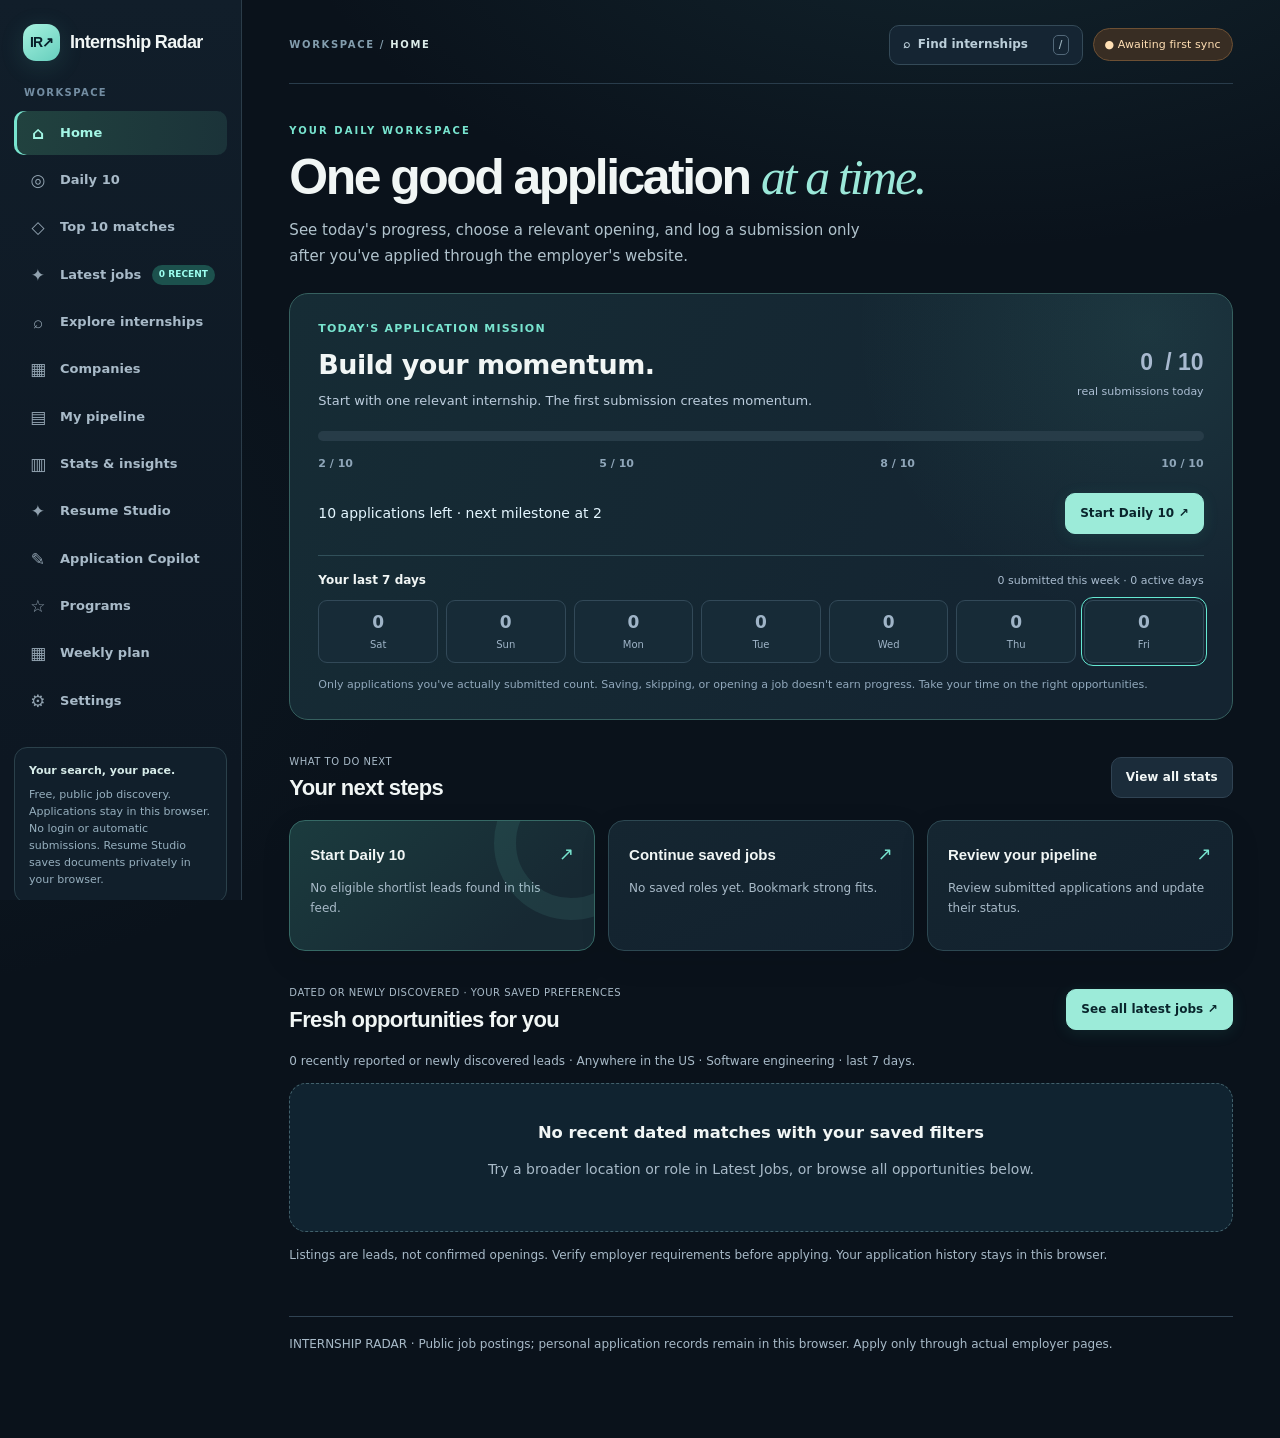
<file: site/index.html>
<!doctype html>
<html lang="en"><head>
<meta charset="utf-8"><meta name="viewport" content="width=device-width, initial-scale=1">
<meta name="referrer" content="strict-origin-when-cross-origin">
<meta http-equiv="Content-Security-Policy" content="default-src 'none'; script-src 'self' 'unsafe-inline'; style-src 'self' 'unsafe-inline'; img-src 'none'; connect-src 'self'; font-src 'none'; object-src 'none'; base-uri 'none'; form-action 'none'">
<title>Internship Radar — Find your next opportunity</title>
<script src="jobs.js"></script>
<script src="progress.js"></script>
<script src="insights.js"></script>
<script src="outcome-intelligence.js"></script>
<script src="daily-queue.js"></script>
<script src="job-intelligence.js"></script>
<style>
:root{color-scheme:dark;--bg:#090f1e;--surface:#111c30;--raised:#18263d;--border:#2a3850;--text:#f0f5ff;--muted:#9babc1;--teal:#53e2cb;--accent:#7e9dff;--orange:#ffb46a}
*{box-sizing:border-box}body{margin:0;background:var(--bg);color:var(--text);font:15px/1.5 system-ui,-apple-system,BlinkMacSystemFont,"Segoe UI",sans-serif}button,input,select{font:inherit}button{cursor:pointer}a{color:inherit}.shell{display:grid;grid-template-columns:235px minmax(0,1fr);min-height:100vh}.sidebar{background:#0e192b;border-right:1px solid var(--border);padding:27px 17px;display:flex;flex-direction:column;gap:28px;position:sticky;top:0;height:100vh}.brand{display:flex;align-items:center;gap:10px;font-size:19px;font-weight:850;letter-spacing:-.8px}.logo{background:var(--teal);color:#061522;display:grid;place-items:center;width:37px;height:37px;border-radius:11px;font-size:18px}.sublabel{color:var(--muted);font-size:10px;letter-spacing:1.8px;text-transform:uppercase;font-weight:800;margin:0 10px 10px}.nav{display:grid;gap:5px}.nav button{width:100%;border:0;background:transparent;color:var(--muted);text-align:left;border-radius:11px;padding:12px;display:flex;gap:10px;align-items:center}.nav button.active,.nav button:hover{background:#1d324a;color:var(--teal)}.nav .ico{font-size:16px;width:24px;text-align:center}.nav .resume-nav{display:flex;gap:10px;align-items:center;text-decoration:none;color:var(--muted);border-radius:11px;padding:12px;width:100%;font-size:15px}.nav .resume-nav:hover{background:#1d324a;color:var(--teal)}.aside-note{margin-top:auto;border:1px solid var(--border);border-radius:13px;padding:14px;background:var(--surface);color:var(--muted);font-size:12px}.aside-note strong{display:block;color:#c8d8ff;margin-bottom:7px}.main{max-width:1420px;width:100%;padding:27px clamp(18px,3.5vw,56px) 80px;margin:0 auto}.topbar{display:flex;justify-content:space-between;align-items:center;gap:10px;border-bottom:1px solid var(--border);padding-bottom:20px;margin-bottom:34px}.crumb{font-size:11px;font-weight:850;letter-spacing:1.6px;color:var(--muted)}.crumb b{color:var(--teal)}.status{border:1px solid #315445;background:#183227;color:#b3f5cf;font-size:12px;padding:7px 11px;border-radius:30px}.status.warn{background:#352b1e;color:#ffd9a8;border-color:#6d5034}.intro .eyebrow{color:var(--teal);font-size:12px;font-weight:850;letter-spacing:1.8px}.intro h1{font-size:clamp(32px,5vw,54px);letter-spacing:-2px;line-height:1.08;margin:12px 0}.intro h1 span{color:var(--teal)}.intro p{font-size:16px;max-width:650px;color:var(--muted);margin:0 0 24px}.hero{background:linear-gradient(115deg,#183553,#172943 65%,#182440);border:1px solid #375572;padding:24px;border-radius:18px;display:flex;align-items:center;justify-content:space-between;gap:20px;margin:0 0 22px}.hero h2{margin:5px 0 7px;font-size:22px;letter-spacing:-.5px}.hero p{color:#bdc9da;margin:0;max-width:650px}.hero small{color:var(--teal);letter-spacing:1.2px;font-weight:800}.btn{border:1px solid var(--border);border-radius:9px;padding:10px 14px;background:var(--raised);color:var(--text);font-weight:700}.btn:hover{border-color:var(--teal)}.btn-primary{background:var(--teal);border-color:var(--teal);color:#071f27}.btn-danger{border-color:#794d5c;color:#ffb6be}.metrics{display:grid;grid-template-columns:repeat(4,minmax(0,1fr));gap:13px;margin:22px 0 32px}.metric{background:var(--surface);border:1px solid var(--border);border-radius:14px;padding:18px}.metric small{color:var(--muted);font-size:12px}.metric strong{display:block;font-size:29px;letter-spacing:-1px;margin:5px 0}.metric .hint{color:var(--muted);font-size:11px}.section-bar{display:flex;align-items:center;justify-content:space-between;gap:12px;margin:30px 0 17px}.section-bar h2{font-size:24px;letter-spacing:-.7px;margin:0}.section-bar small{color:var(--muted)}.filters{display:grid;grid-template-columns:2fr 1fr 1fr;gap:10px;margin-bottom:18px}input,select{border:1px solid var(--border);border-radius:10px;background:#111e33;color:var(--text);padding:11px 13px;width:100%;outline:none;min-width:0}input:focus,select:focus{border-color:var(--teal);box-shadow:0 0 0 2px #53e2cb22}input::placeholder{color:#8392a9}.jobs{display:grid;gap:11px}.job{background:var(--surface);border:1px solid var(--border);padding:21px;border-radius:15px}.job:hover{border-color:#4d607c}.job-head{display:flex;align-items:start;justify-content:space-between;gap:10px}.job h3{margin:0 0 4px;font-size:18px}.job .company{font-size:13px;color:#b6c5d6}.score{white-space:nowrap;border-radius:30px;background:#173c3b;border:1px solid #32665d;color:var(--teal);padding:5px 10px;font-size:12px;font-weight:800}.desc{font-size:13px;color:var(--muted);margin:12px 0;line-height:1.65}.tags{display:flex;flex-wrap:wrap;gap:6px;margin-bottom:14px}.tag{border:1px solid #344960;color:#b5d9e4;background:#162a40;border-radius:6px;padding:3px 8px;font-size:11px}.tag.warn{color:#ffcc91;border-color:#705139}.actions{display:flex;gap:7px;flex-wrap:wrap}.actions .btn{font-size:12px;padding:8px 11px}.empty{border:1px dashed #496079;background:#0e1b2d;border-radius:15px;padding:36px;text-align:center;color:var(--muted)}.empty h3{margin:0 0 8px;color:var(--text)}.view{display:none}.view.active{display:block}.panel{background:var(--surface);border:1px solid var(--border);border-radius:14px;padding:20px;margin-bottom:14px}.panel h3{margin:0 0 9px}.panel p,.muted{color:var(--muted)}.panel p{margin:5px 0 14px}.panel-row{display:flex;justify-content:space-between;align-items:center;gap:12px;padding:14px 0;border-bottom:1px solid var(--border)}.panel-row:last-child{border-bottom:0}.panel-row small{display:block;color:var(--muted);margin-top:4px}.panel-row select{max-width:180px}.manual{display:grid;grid-template-columns:1fr 1.5fr 1.5fr 170px auto;gap:8px;margin-top:14px}.manual-date{display:grid;gap:4px;font-size:11px;color:var(--muted)}.manual-date input{padding:7px 8px;font-size:12px}.programs{display:grid;grid-template-columns:repeat(2,minmax(0,1fr));gap:12px}.program small{color:var(--teal);font-weight:800;letter-spacing:1px}.program a{display:inline-block;margin-top:8px;color:var(--teal);font-weight:750}.plan{display:grid;grid-template-columns:repeat(2,minmax(0,1fr));gap:12px}.settings-grid{display:grid;grid-template-columns:repeat(2,minmax(0,1fr));gap:12px}.companies-list{display:grid;grid-template-columns:repeat(2,minmax(0,1fr));gap:10px}.company-row{width:100%;display:flex;align-items:center;justify-content:space-between;gap:10px;text-align:left;border:1px solid var(--border);border-radius:12px;background:var(--surface);color:var(--text);padding:14px;min-height:67px}.company-row:hover,.company-row:focus-visible{border-color:var(--teal);outline:0}.company-meta{font-size:12px;color:var(--muted)}.settings-grid .panel{margin:0}.setup-info{border:1px solid #55503b;color:#e8d6aa;background:#2a271c;border-radius:12px;padding:13px;font-size:12px;margin:12px 0}.field{display:flex;gap:8px;align-items:center}.field input{max-width:100px}.footer{border-top:1px solid var(--border);color:var(--muted);margin-top:35px;padding-top:18px;font-size:12px}.toast{position:fixed;bottom:22px;right:22px;padding:13px 18px;background:#1c433d;border:1px solid #3e8c7d;border-radius:10px;color:#d5fff3;box-shadow:0 15px 35px #0005;display:none;z-index:99}.toast.show{display:block}
@media(max-width:950px){.shell{grid-template-columns:1fr}.sidebar{position:static;height:auto;padding:16px;gap:12px}.nav{display:flex;gap:5px;overflow:auto}.nav button{white-space:nowrap;font-size:12px}.sublabel,.aside-note{display:none}.brand{font-size:17px}.main{padding:22px 17px 50px}.metrics{grid-template-columns:repeat(2,minmax(0,1fr))}}
@media(max-width:650px){.hero{align-items:start;flex-direction:column}.filters{grid-template-columns:1fr}.programs,.plan,.settings-grid,.companies-list{grid-template-columns:1fr}.manual{grid-template-columns:1fr}.panel-row{align-items:start;flex-direction:column}.panel-row select{max-width:100%}.job-head{flex-direction:column}.topbar{flex-wrap:wrap}.metrics{gap:8px}.metric{padding:12px}.metric strong{font-size:22px}}
.filter-extra{display:grid;grid-template-columns:repeat(3,minmax(0,1fr));gap:10px;margin:0 0 18px}
@media(max-width:650px){.filter-extra{grid-template-columns:1fr}}
/* Lightweight freshness surface, matching the existing dark palette */
.new-count{margin-left:auto;background:#1c514d;border-radius:999px;color:#9dfff0;font-size:9px;padding:3px 7px;font-weight:850}
.latest-hero{display:flex;align-items:center;justify-content:space-between;gap:24px;background:linear-gradient(116deg,#193d48,#17293f);border:1px solid #305a5f;border-radius:18px;padding:24px 27px;margin:24px 0}
.latest-hero h2{font-size:23px;letter-spacing:-.6px;margin:7px 0 5px}.latest-hero p{color:var(--muted);font-size:13px;margin:0}.latest-eyebrow{color:var(--teal);font-size:10px;font-weight:800;letter-spacing:1.3px}
.latest-stat{text-align:center;flex:none}.latest-stat strong{font-size:37px;color:var(--teal);display:block;line-height:1}.latest-stat small{color:#9fb4c5;font-size:11px}
.latest-controls{display:grid;grid-template-columns:1.2fr 1fr .7fr 1fr;gap:12px;margin:21px 0 13px}
.latest-controls label{font-size:11px;color:#a5b5c6;font-weight:700;display:grid;gap:7px}
.latest-controls select,.latest-controls input{font-size:13px;background:#142339;border-color:#34485b}
.latest-guide{display:flex;flex-wrap:wrap;align-items:center;gap:15px;color:#a9bacc;font-size:11px;margin-bottom:15px}
.latest-guide .btn{padding:6px 11px;font-size:11px;margin-left:auto}
.latest-dot{display:inline-block;background:#58d9bb;border-radius:50%;width:7px;height:7px;margin-right:5px}.latest-dot.subtle{background:#819bd0}
.job .fresh-tag{background:#163e37;border-color:#367969;color:#99f2dc}
@media(max-width:1050px){.latest-controls{grid-template-columns:repeat(2,minmax(0,1fr))}}
@media(max-width:650px){.latest-controls{grid-template-columns:1fr}.latest-hero{padding:19px}.latest-hero h2{font-size:19px}}

/* Daily mission: earned from recorded submissions, never from clicks. */
.momentum-panel{border:1px solid #33616c;border-radius:18px;background:linear-gradient(125deg,#122a38,#132039 78%);padding:24px;margin:0 0 22px;overflow:hidden}
.momentum-head{display:flex;justify-content:space-between;gap:20px;align-items:center}
.momentum-kicker{color:var(--teal);font-size:11px;font-weight:850;letter-spacing:1.5px}
.momentum-panel h2{font-size:26px;letter-spacing:-.6px;margin:7px 0 5px}
.momentum-panel p{color:#bccddd;margin:0;font-size:13px}
.momentum-counter{text-align:right;flex:none}
.momentum-counter strong{display:block;color:var(--teal);font-size:40px;line-height:1.12;font-variant-numeric:tabular-nums}
.momentum-counter strong span{font-size:23px;color:#a8b9cf}
.momentum-counter small{font-size:11px;color:#acbed3}
.momentum-track{margin:20px 0 13px;height:13px;border-radius:999px;background:#2c3f55;overflow:hidden}
.momentum-fill{height:100%;width:0;border-radius:999px;background:linear-gradient(90deg,#39b9c9,#53e2cb);transition:width .45s ease}
.momentum-milestones{display:flex;flex-wrap:wrap;justify-content:space-between;gap:8px}
.momentum-milestone{font-size:11px;color:#8fa6b9;font-weight:700}
.momentum-milestone.done{color:#84f1d8}
.momentum-bottom{display:flex;justify-content:space-between;gap:14px;align-items:center;margin:21px 0}
.momentum-bottom p{font-size:14px;color:#e4f6ff}
.momentum-week-wrap{border-top:1px solid #34455b;padding-top:15px}
.momentum-week-head{display:flex;justify-content:space-between;gap:12px;align-items:center;margin-bottom:10px}
.momentum-week-head b{font-size:12px}.momentum-week-head span{font-size:11px;color:#aabdd0}
.momentum-week{display:grid;grid-template-columns:repeat(7,minmax(0,1fr));gap:8px}
.momentum-day{border-radius:9px;background:#1d3245;text-align:center;padding:8px 3px;color:#9fb4c7;border:1px solid #2c4556;font-size:12px}
.momentum-day.active{background:#173f44;border-color:#368779;color:#c6fff1}
.momentum-day.today{outline:1px solid #65e8d2;outline-offset:2px}
.momentum-day b{display:block;font-size:17px;font-variant-numeric:tabular-nums}
.momentum-day small{font-size:10px;color:inherit}
.momentum-panel .momentum-note{font-size:11px;color:#91a8bc;margin-top:13px}
.momentum-panel.celebrate{animation:momentum-glow .75s ease-out}
@keyframes momentum-glow{0%{box-shadow:0 0 0 0 #53e2cb55}55%{box-shadow:0 0 0 7px #53e2cb33}100%{box-shadow:none}}
@media(max-width:650px){.momentum-panel{padding:18px}.momentum-head{align-items:start}.momentum-panel h2{font-size:21px}.momentum-counter strong{font-size:29px}.momentum-counter strong span{font-size:17px}.momentum-bottom{align-items:stretch;flex-direction:column}.momentum-bottom .btn{width:100%}.momentum-week{gap:4px}.momentum-day{padding:7px 1px}}
@media(prefers-reduced-motion:reduce){.momentum-fill{transition:none}.momentum-panel.celebrate{animation:none}}

/* Insights: genuinely interactive, generated from browser-local history. */
.insights-toolbar{display:flex;align-items:center;justify-content:space-between;gap:15px;flex-wrap:wrap;margin:0 0 18px}
.insights-toolbar label{display:flex;align-items:center;gap:12px;color:var(--muted);font-size:13px}
.insights-toolbar select{width:170px}
.insights-toolbar p{margin:0;color:var(--muted);font-size:12px}
.insights-metrics{display:grid;grid-template-columns:repeat(4,minmax(0,1fr));gap:12px;margin-bottom:18px}
.insights-metric{background:var(--surface);border:1px solid var(--border);border-radius:14px;padding:20px}
.insights-metric small{font-size:12px;color:var(--muted);display:block}
.insights-metric strong{font-size:30px;letter-spacing:-1px;display:block;margin:6px 0}
.insights-metric span{font-size:11px;color:#9fc3c7;display:block}
.insights-grid{display:grid;grid-template-columns:minmax(0,1.4fr) minmax(0,1fr);gap:14px;margin-bottom:14px}
.insights-grid .panel{margin:0}
.insights-topline{display:flex;align-items:center;justify-content:space-between;gap:10px;flex-wrap:wrap}
.insights-topline h2{margin:0;font-size:19px;letter-spacing:-.4px}
.insights-topline small{color:var(--muted)}
.insights-bars{display:grid;grid-template-columns:repeat(13,minmax(0,1fr));align-items:end;gap:7px;height:215px;margin-top:21px}
.insights-bar{min-width:0;background:transparent;color:var(--muted);border:1px solid transparent;border-radius:8px;padding:0 2px 3px;display:flex;flex-direction:column;align-items:center;justify-content:end;gap:6px}
.insights-bar:hover,.insights-bar:focus-visible,.insights-bar.active{background:#1e3445;border-color:#478a89;outline:none;color:var(--teal)}
.insights-bar b{font-size:11px;font-variant-numeric:tabular-nums}
.insights-bar-fill{display:block;width:min(100%,38px);min-height:4px;background:#4b9ca0;border-radius:5px 5px 3px 3px}
.insights-bar.active .insights-bar-fill{background:var(--teal)}
.insights-bar small{font-size:10px;text-align:center;white-space:nowrap;color:inherit}
.insights-tip{font-size:11px;color:var(--muted);margin-top:12px}
.insights-stages{display:grid;gap:10px;margin-top:19px}
.insights-stage{width:100%;display:grid;grid-template-columns:112px minmax(0,1fr) 32px;align-items:center;gap:10px;padding:8px;border-radius:9px;background:transparent;color:var(--text);border:1px solid transparent;text-align:left}
.insights-stage:hover,.insights-stage.active,.insights-stage:focus-visible{border-color:#477a7e;background:#1b3141;outline:none}
.insights-stage span{font-size:12px}.insights-stage b{text-align:right;font-size:13px;font-variant-numeric:tabular-nums}
.insights-stage-track{height:9px;background:#2b3b53;border-radius:6px;overflow:hidden}
.insights-stage-track i{display:block;height:100%;border-radius:6px;background:#63bfbb}
.insights-action{width:100%;display:flex;align-items:center;justify-content:space-between;gap:14px;border:1px solid #345a61;background:#142b38;color:#e4f7f5;border-radius:10px;padding:14px 16px;text-align:left;margin-top:10px}
.insights-action:hover,.insights-action:focus-visible{border-color:var(--teal);outline:0}
.insights-action span{font-size:13px}
.insights-rows{display:grid;gap:0}
.insights-row{border-bottom:1px solid var(--border);padding:13px 0;display:flex;justify-content:space-between;align-items:center;gap:14px}
.insights-row:last-child{border-bottom:0}
.insights-row strong{display:block;font-size:13px}
.insights-row small{display:block;font-size:11px;color:var(--muted);margin-top:5px}
.insights-row a{font-size:12px;color:var(--teal);white-space:nowrap}
.insights-none{color:var(--muted);padding:18px 0;font-size:13px}
@media(max-width:1050px){.insights-metrics{grid-template-columns:repeat(2,minmax(0,1fr))}.insights-grid{grid-template-columns:1fr}}
@media(max-width:650px){.insights-metrics{gap:8px}.insights-metric{padding:14px}.insights-metric strong{font-size:25px}.insights-bars{gap:2px;height:185px}.insights-bar small{font-size:9px}.insights-stage{grid-template-columns:95px minmax(0,1fr) 25px}.insights-row{align-items:flex-start}}
@media(max-width:950px) and (min-width:651px){.manual{grid-template-columns:repeat(2,minmax(0,1fr))}.manual button{grid-column:span 2}}

/* Home is deliberately focused: mission first, next steps second, fresh leads last. */
.home-intro h1{font-size:clamp(29px,3.5vw,42px);letter-spacing:-1.4px}
.home-intro p{max-width:740px}
.home-section-heading{margin-top:26px}
.home-actions{display:grid;grid-template-columns:repeat(3,minmax(0,1fr));gap:12px}
.home-task{display:grid;align-content:start;gap:11px;min-height:110px;padding:18px;text-align:left;background:var(--surface);color:var(--text);border:1px solid var(--border);border-radius:14px}
.home-task:hover,.home-task:focus-visible{border-color:var(--teal);outline:2px solid transparent;background:var(--raised)}
.home-task-top{display:flex;justify-content:space-between;align-items:center;gap:10px}
.home-task-top strong{font-size:14px;font-weight:700}.home-task-top span{color:var(--teal)}
.home-task>span:last-child{font-size:12px;line-height:1.5;color:var(--muted)}
.home-lead{display:flex;justify-content:space-between;align-items:center;gap:15px;padding:15px 17px;border:1px solid var(--border);background:var(--surface);border-radius:12px}
.home-lead h3{margin:0 0 4px;font-size:15px;line-height:1.4}
.home-lead p{margin:0;font-size:12px;color:var(--muted)}
.home-lead .actions{flex:none}
.home-caveat{font-size:12px;color:var(--muted);margin:14px 0 0}
.momentum-panel{background:var(--surface);border:1px solid var(--border)}
.momentum-panel .momentum-kicker{letter-spacing:1.2px}
.momentum-panel h2{font-size:23px}
.hero{background:var(--surface);border-color:var(--border)}
.nav button:focus-visible,.btn:focus-visible,a:focus-visible{outline:2px solid var(--teal);outline-offset:3px}
@media(max-width:1000px){.home-actions{grid-template-columns:repeat(2,minmax(0,1fr))}.home-task:last-child{grid-column:1/-1}}
@media(max-width:650px){.home-actions{grid-template-columns:1fr}.home-task:last-child{grid-column:auto}.home-lead{align-items:flex-start;flex-direction:column}.home-lead .actions{width:100%}.home-lead .btn{flex:1;text-align:center}.home-section-heading{align-items:flex-start;flex-direction:column}}

/* Daily 10: focused review, compact queue, and explicit submission confirmation. */
.daily-preferences{padding:22px}
.daily-topline{display:flex;align-items:start;justify-content:space-between;gap:16px}
.daily-topline h2{font-size:20px;letter-spacing:-.5px;margin:0 0 6px}
.daily-topline p{font-size:12px;color:var(--muted);margin:0 0 13px}
.daily-private{white-space:nowrap;font-size:11px;color:var(--teal)}
.daily-fields{display:grid;grid-template-columns:1fr 1fr minmax(170px,1.35fr) auto;gap:10px;align-items:end}
.daily-fields label{display:grid;gap:7px;font-size:12px;font-weight:650;color:#b4c6d9}
.daily-fields button{min-height:44px}
.daily-hint,.daily-note{color:var(--muted);font-size:12px;line-height:1.6}
.daily-preferences .daily-hint{margin:12px 0 0}
.daily-results{margin:22px 0 11px}
.daily-workspace{display:grid;grid-template-columns:minmax(260px,.86fr) minmax(360px,1.45fr);gap:14px;align-items:start}
.daily-list{display:grid;gap:8px;max-height:750px;overflow-y:auto;padding:2px}
.daily-item{display:grid;grid-template-columns:28px 1fr;gap:10px;width:100%;border:1px solid var(--border);border-radius:12px;background:var(--surface);padding:13px;color:var(--text);text-align:left}
.daily-item:hover,.daily-item:focus-visible,.daily-item.active{outline:none;border-color:var(--teal);background:#1a303d}
.daily-item .daily-rank{color:var(--teal);font-weight:800;font-size:12px}
.daily-item strong{display:block;font-size:13px;line-height:1.45}
.daily-item small{display:block;font-size:11px;color:var(--muted);margin-top:4px;line-height:1.5}
.daily-focus{position:sticky;top:20px;overflow:hidden}
.daily-focus-inner{display:grid;gap:12px}
.daily-focus-top{display:flex;align-items:center;justify-content:space-between;gap:12px;font-size:11px;color:var(--teal);font-weight:750;letter-spacing:.4px}
.daily-focus h2{font-size:23px;line-height:1.3;margin:0;letter-spacing:-.6px}
.daily-focus-meta{color:#bed0df;font-size:13px;margin:0}
.daily-tags{display:flex;flex-wrap:wrap;gap:6px}
.daily-tags span{display:inline-flex;border-radius:20px;border:1px solid #39666b;padding:5px 9px;font-size:11px;color:#b9f7ed}
.daily-description{line-height:1.7;color:var(--muted);font-size:13px;white-space:pre-line;max-height:205px;overflow-y:auto}
.daily-warnings:not(:empty){border-left:3px solid #e5af6f;background:#3a291e;padding:12px;font-size:12px;color:#ffd8a3;line-height:1.6;border-radius:6px}
.daily-focus-actions,.daily-focus-footer{display:flex;gap:9px;flex-wrap:wrap}
.daily-focus-actions>*{flex:1;text-align:center}
.daily-confirm{display:flex;gap:12px;align-items:start;padding:12px;border:1px solid var(--border);border-radius:11px;font-size:13px;line-height:1.5;cursor:pointer}
.daily-confirm input{flex:none;width:18px;height:18px;accent-color:var(--teal);margin:1px 0 0}
.daily-submit{width:100%;min-height:46px}
.daily-submit:disabled{opacity:.45;cursor:not-allowed}
.daily-focus-footer{justify-content:space-between}
.daily-note{margin:16px 0}
@media(max-width:1160px){.daily-fields{grid-template-columns:repeat(2,minmax(0,1fr))}.daily-fields button{width:100%}}
@media(max-width:900px){.daily-workspace{grid-template-columns:1fr}.daily-list{max-height:315px}.daily-focus{position:static}}
@media(max-width:650px){.daily-fields{grid-template-columns:1fr}.daily-topline{flex-direction:column}.daily-preferences{padding:17px}.daily-focus-actions{flex-direction:column}.daily-focus-footer>*{flex:1}.daily-focus h2{font-size:20px}}

/* Verified employer source health vs official-link-only coverage. */
.va-watch{margin:19px 0 22px}
.va-summary-trigger{display:flex;align-items:center;justify-content:space-between;gap:14px;cursor:pointer;list-style:none}
.va-summary-trigger::-webkit-details-marker{display:none}
.va-summary-trigger:focus-visible{outline:2px solid var(--teal);outline-offset:5px;border-radius:5px}
.va-summary-trigger strong{display:block;font-size:19px;margin:5px 0 3px}
.va-summary-trigger .va-summary{display:block;text-align:left}
.va-chevron{font-size:23px;color:var(--teal)}
.va-watch[open] .va-chevron{transform:rotate(180deg)}
.va-intro{font-size:12px;color:var(--muted);margin:15px 0;max-width:780px}

.va-head{display:flex;align-items:flex-start;justify-content:space-between;gap:14px}
.va-head h2{font-size:20px;letter-spacing:-.4px;margin:5px 0 3px}
.va-head p{font-size:12px;color:var(--muted);margin:0 0 14px;max-width:730px}
.va-eyebrow{font-size:10px;letter-spacing:1.2px;font-weight:750;color:var(--teal)}
.va-summary{font-size:11px;color:var(--muted);text-align:right}
.va-employers{display:grid;grid-template-columns:repeat(2,minmax(0,1fr));gap:8px}
.va-employer{display:flex;align-items:center;justify-content:space-between;gap:12px;border:1px solid var(--border);border-radius:9px;padding:10px 12px;color:var(--text);text-decoration:none;min-width:0}
.va-employer:hover,.va-employer:focus-visible{border-color:var(--teal);background:var(--raised);outline:2px solid transparent}
.va-employer strong{display:block;font-size:13px}
.va-employer small{display:block;margin-top:3px;font-size:11px;color:var(--muted)}
.va-employer .va-link-arrow{color:var(--teal);font-size:15px;flex:none}
.va-footnote{font-size:11px;color:var(--muted);margin:13px 0 0}
@media(max-width:700px){.va-employers{grid-template-columns:1fr}.va-head{flex-direction:column}.va-summary{text-align:left}}
.intelligence-review{margin:10px 0 15px;padding:11px 13px;border:1px solid var(--border);border-radius:10px;background:var(--raised);font-size:12px}.intelligence-review summary{cursor:pointer;color:var(--teal);font-weight:750}.intelligence-review p{margin:7px 0;color:var(--muted)}.intelligence-review .intelligence-alert{color:#ffb5bd}.intelligence-review .intelligence-caution{color:#ffcb8b}
</style>
<link rel="stylesheet" href="./interface-refresh.css">
</head>
<body><a class="skip-link" href="#mainContent">Skip to content</a><div class="shell">
<aside class="sidebar">
 <div class="brand"><div class="logo">IR↗</div><div>Internship Radar</div></div><button type="button" class="mobile-menu-toggle" id="mobileMenuToggle" aria-controls="workspaceNavigation" aria-expanded="false"><span aria-hidden="true">☰</span> Menu</button>
 <div id="workspaceNavigation"><p class="sublabel">WORKSPACE</p><nav class="nav" aria-label="Main navigation">
 <button type="button" data-page="home" class="active" aria-current="page"><span class="ico" aria-hidden="true">⌂</span> Home</button>
 <button type="button" data-page="daily"><span class="ico" aria-hidden="true">◎</span> Daily 10</button>
 <button type="button" data-page="discover"><span class="ico" aria-hidden="true">◇</span> Top 10 matches</button>
 <button data-page="recent"><span class="ico">✦</span> Latest jobs <span id="recentNavCount" class="new-count">RECENT</span></button>
 <button data-page="explore"><span class="ico">⌕</span> Explore internships</button>
 <button data-page="companies"><span class="ico">▦</span> Companies</button>
 <button data-page="pipeline"><span class="ico">▤</span> My pipeline</button>
 <button data-page="insights"><span class="ico">▥</span> Stats &amp; insights</button>
 <a class="resume-nav" href="./resume-studio.html"><span class="ico">✦</span> Resume Studio</a>
 <a class="resume-nav" href="./application-copilot.html"><span class="ico">✎</span> Application Copilot</a>
 <button data-page="programs"><span class="ico">☆</span> Programs</button>
 <button data-page="plan"><span class="ico">▦</span> Weekly plan</button>
 <button data-page="settings"><span class="ico">⚙</span> Settings</button></nav></div>
 <div class="aside-note"><strong>Your search, your pace.</strong>Free, public job discovery. Applications stay in this browser. No login or automatic submissions. Resume Studio saves documents privately in your browser.</div>
</aside>
<main class="main" id="mainContent" tabindex="-1"><div class="topbar"><div class="crumb">WORKSPACE / <b id="crumb">HOME</b></div><div class="topbar-actions"><button id="quickFind" type="button" class="top-quick-search"><span>⌕ &nbsp;Find internships</span><kbd>/</kbd></button><span id="liveStatus" class="status warn">● Checking job feed</span></div></div>
<section id="home" class="view active">
 <header class="intro home-intro"><div class="eyebrow">YOUR DAILY WORKSPACE</div><h1>One good application <span>at a time.</span></h1><p>See today's progress, choose a relevant opening, and log a submission only after you've applied through the employer's website.</p></header>
 <section class="momentum-panel" id="momentumPanel" aria-labelledby="momentumTitle">
  <div class="momentum-head"><div><div class="momentum-kicker">TODAY'S APPLICATION MISSION</div><h2 id="momentumTitle">Build your momentum.</h2><p id="momentumMessage">Submit a strong application, then log it here.</p></div><div class="momentum-counter"><strong><span id="momentumCount">0</span> <span id="momentumGoal">/ 10</span></strong><small>real submissions today</small></div></div>
  <div class="momentum-track" id="momentumTrack" role="progressbar" aria-label="Daily application goal" aria-valuemin="0" aria-valuemax="10" aria-valuenow="0"><div class="momentum-fill" id="momentumBar"></div></div>
  <div class="momentum-milestones" id="momentumMilestones"></div>
  <div class="momentum-bottom"><p id="momentumNext">Your first application is the first milestone.</p><button type="button" class="btn btn-primary" id="momentumAction">Find your next opportunity ↗</button></div>
  <div class="momentum-week-wrap"><div class="momentum-week-head"><b>Your last 7 days</b><span id="momentumWeekSummary">Build a steady rhythm</span></div><div class="momentum-week" id="momentumWeek" aria-label="Applications over the last seven days"></div></div>
  <p class="momentum-note">Only applications you've actually submitted count. Saving, skipping, or opening a job doesn't earn progress. Take your time on the right opportunities.</p>
 </section>
 <div class="section-bar home-section-heading"><div><small>WHAT TO DO NEXT</small><h2>Your next steps</h2></div><button type="button" class="btn" id="homeInsights">View all stats</button></div>
 <div class="home-actions">
  <button type="button" class="home-task" data-home-target="daily"><span class="home-task-top"><strong>Start Daily 10</strong><span aria-hidden="true">↗</span></span><span id="homeMatchCount">Checking your tailored shortlist…</span></button>
  <button type="button" class="home-task" data-home-target="pipeline"><span class="home-task-top"><strong>Continue saved jobs</strong><span aria-hidden="true">↗</span></span><span id="homeSavedCount">Your saved queue appears here.</span></button>
  <button type="button" class="home-task" data-home-target="pipeline"><span class="home-task-top"><strong>Review your pipeline</strong><span aria-hidden="true">↗</span></span><span id="homeReviewCount">Keep application outcomes current.</span></button>
 </div>
 <div class="section-bar"><div><small>DATED OR NEWLY DISCOVERED · YOUR SAVED PREFERENCES</small><h2>Fresh opportunities for you</h2></div><button class="btn btn-primary" id="homeLatest" type="button">See all latest jobs ↗</button></div>
 <p id="homeRecentLabel" class="muted" style="font-size:12px;margin:0 0 12px">Finding the newest dated internships in your preferred locations.</p>
 <div id="homeRecentList" class="jobs"></div>
 
 <p class="home-caveat">Listings are leads, not confirmed openings. Verify employer requirements before applying. Your application history stays in this browser.</p>
</section>
<section id="daily" class="view">
 <header class="intro"><div class="eyebrow">PERSONALIZED APPLICATION WORKFLOW</div><h1>Your <span>Daily 10.</span></h1><p>A focused shortlist of unapplied internships ranked by your preferences. These are suggestions, not verified eligibility decisions. Always check the employer's requirements before submitting.</p></header>
 <div class="panel daily-preferences">
  <div class="daily-topline"><div><h2>Make this your shortlist</h2><p>Choose what matters. Preferences stay in your browser, and matching reasons appear on every recommendation.</p></div><span class="daily-private">Saved on this device</span></div>
  <form id="dailyPreferences" class="daily-fields">
   <label>Role focus<select id="dailyRole"><option value="swe">Software development</option><option value="ai">AI / data</option><option value="cloud">Cloud / platform</option><option value="all">All technical roles</option></select></label>
   <label>Preferred location<select id="dailyLocation"><option value="dmv">DC / Northern Virginia / Maryland</option><option value="virginia">Virginia</option><option value="remote">Remote</option><option value="all">Nationwide</option></select></label>
   <label>Skills to look for<input id="dailySkills" maxlength="240" placeholder="e.g. Java, Python, AWS" aria-describedby="dailyPrefsHelp"></label>
   <button type="submit" class="btn btn-primary">Update my matches</button>
  </form>
  <p class="daily-hint" id="dailyPrefsHelp">Location and role are ranking preferences, not strict filters. Enter only skills you actually have. Employer pages determine eligibility.</p>
 </div>
 <div class="daily-topline daily-results"><div><h2>Ready for your next application</h2><p id="dailySummary" role="status" aria-live="polite">Looking for matching internships…</p></div><button type="button" class="btn" id="dailyRefresh">Re-evaluate matches</button></div>
 <div class="daily-workspace">
  <div class="daily-list" id="dailyList" aria-label="Recommended Daily 10 internships"></div>
  <section class="daily-focus panel" id="dailyFocus" aria-labelledby="dailyFocusTitle">
   <div class="daily-focus-inner">
    <div class="daily-focus-top"><span id="dailyPosition">UP NEXT</span><span id="dailySource"></span></div>
    <h2 id="dailyFocusTitle">Choose a recommended internship</h2>
    <p class="daily-focus-meta" id="dailyCompany"></p>
    <div class="daily-tags" id="dailyReasons"></div>
    <p id="dailyDescription" class="daily-description">Select a job to inspect its known details before applying.</p>
    <div id="dailyWarnings" class="daily-warnings"></div>
    <p class="daily-hint" id="dailyVerification">Employer listings can change. Confirm this role is still open and that you meet its requirements.</p>
    <div class="daily-focus-actions">
      <a class="btn btn-primary" id="dailyEmployer" href="#" target="_blank" rel="noopener noreferrer">Open employer application ↗</a>
      <a class="btn" id="dailyResume" href="./resume-studio.html">Tailor my resume ↗</a>
    </div>
    <label class="daily-confirm"><input type="checkbox" id="dailyConfirm"> <span>I completed and submitted this application on the employer's website.</span></label>
    <button type="button" class="btn btn-primary daily-submit" id="dailyApplied" disabled>Mark as applied</button>
    <div class="daily-focus-footer"><button type="button" class="btn" id="dailySave">☆ Save this job</button><button type="button" class="btn" id="dailyNext">Next recommendation →</button></div>
   </div>
  </section>
 </div>
 <p class="daily-note">The queue updates when you submit or change preferences, and may change when the public feed refreshes. Opening an application doesn't count; only your confirmed submission updates your progress. Nothing is submitted automatically.</p>
</section>
<section id="discover" class="view">
 <header class="intro"><div class="eyebrow">SUMMER 2027 · SOFTWARE ENGINEERING</div><h1>Your top <span>matches.</span></h1><p>Browse the leading internships from monitored sources. Rankings are based on job and location signals—not a prediction of hiring success. Verify each posting on the employer site.</p></header>
 <div class="metrics"><div class="metric"><small>Internship leads</small><strong id="jobCount">0</strong><span class="hint">Employer and community feeds</span></div><div class="metric"><small>Applied today</small><strong id="appliedToday">0</strong><span class="hint">Your daily goal: <span id="dailyGoal">10</span></span></div><div class="metric"><small>Applications total</small><strong id="appliedTotal">0</strong><span class="hint">Tracked in this browser</span></div><div class="metric"><small>Feed updated</small><strong id="feedDate" style="font-size:17px;margin-top:13px">Not yet</strong><span id="feedSource" class="hint">Awaiting first sync</span></div></div>
 <div id="jobsAnchor"><div class="section-bar"><div><small>NATIONWIDE SEARCH · DMV PRIORITY</small><h2>Top 10 recommended matches</h2></div><div class="actions"><button class="btn btn-primary" id="showLatest" type="button">Latest jobs ↗</button><button class="btn" id="showMore">Explore all internships</button></div></div>
 <div class="filters"><input id="search" placeholder="Search roles, companies, skills…" aria-label="Search jobs"><select id="location"><option value="all">Nationwide — DMV first</option><option value="virginia">Virginia only</option><option value="dmv">DC metro (VA, DC, MD)</option><option value="maryland">Maryland only</option><option value="outside">Outside DC metro</option><option value="remote">Remote</option></select><select id="role"><option value="all">All engineering roles</option><option value="swe">Software engineering</option><option value="cloud">Cloud / platform</option><option value="ai">AI / data</option></select></div>
 <p id="filterFeedback" class="muted" role="status" aria-live="polite" style="font-size:12px;margin:5px 0 13px"></p><div id="jobList" class="jobs"></div></div><div class="panel" style="margin-top:19px"><strong>Explore more Virginia opportunities</strong><p>Official employer boards; their job availability may change.</p><div class="actions"><a class="btn" href="https://job-boards.greenhouse.io/appian" target="_blank" rel="noopener noreferrer">Appian ↗</a><a class="btn" href="https://job-boards.greenhouse.io/devtechnology" target="_blank" rel="noopener noreferrer">Dev Technology ↗</a><a class="btn" href="https://job-boards.greenhouse.io/darkwolfsolutions" target="_blank" rel="noopener noreferrer">Dark Wolf ↗</a><a class="btn" href="https://jobs.lever.co/anavationllc" target="_blank" rel="noopener noreferrer">AnaVation ↗</a></div></div><p class="muted" style="font-size:12px">Your daily 10 is a shortlist. Open Explore internships to browse the larger nationwide catalog. Scores are keyword-based, not hiring probabilities; verify employer requirements.</p>
</section>
<section id="recent" class="view">
 <header class="intro"><div class="eyebrow">FRESH OPPORTUNITIES · UPDATED THROUGHOUT THE DAY</div><h1>Latest <span>internships.</span></h1>
 <p>Browse newly discovered or recently reported openings for your location and software/AI interests. No digging through the entire catalog.</p></header>
 <div class="latest-hero">
  <div><span class="latest-eyebrow">RECENT INTERNSHIPS · YOUR FILTERS</span><h2 id="latestSummary">Checking new openings…</h2>
  <p id="latestExplain">Listings are labeled by reported posting date or when Internship Radar first discovered them.</p></div>
  <div class="latest-stat"><strong id="latestCount">0</strong><small>recent matches</small></div>
 </div>
 <div class="latest-controls">
  <label>Location<select id="recentLocation" aria-label="Latest jobs location"><option value="dmv">DC / Northern Virginia / Maryland</option><option value="virginia">Virginia</option><option value="maryland">Maryland</option><option value="all">Anywhere in the US</option><option value="remote">Remote</option></select></label>
  <label>Role<select id="recentRole" aria-label="Latest jobs role"><option value="swe">Software engineering</option><option value="cloud">Cloud / platform</option><option value="ai">AI / data</option><option value="all">All tech internships</option></select></label>
  <label>Recency<select id="recentDays" aria-label="Latest jobs recency"><option value="7">Last 7 days</option><option value="14">Last 14 days</option><option value="30">Last 30 days</option><option value="1">Today only</option></select></label>
  <label>Specific city (optional)<input id="recentCity" placeholder="e.g. Fairfax, Richmond" aria-label="Latest jobs city"></label>
 </div>
 <div class="latest-guide"><span><b class="latest-dot"></b> New discovery = first found in Internship Radar</span><span><b class="latest-dot subtle"></b> Reported date = source-reported posting date</span><button class="btn" id="recentReset" type="button">Reset filters</button></div>
 <div class="section-bar"><h2>Newest matches</h2><small id="recentShowing">Loading…</small></div>
 <div id="recentJobList" class="jobs"></div>
 <div class="section-bar"><small id="recentNote"></small><button class="btn btn-primary" id="recentLoadMore" type="button">Show 20 more ↗</button></div>
 <p class="muted" style="font-size:12px">New and recently posted are different: employer-reported dates aren't independently verified, and discovery dates only describe when this app found a listing. Verify the employer page before applying.</p>
</section>
<section id="explore" class="view">
<header class="intro"><div class="eyebrow">SUMMER 2027 · BROAD DISCOVERY</div><h1>Explore <span>internships.</span></h1><p>Browse the wider nationwide catalog from both community-maintained 2027 lists and direct employer job boards. DMV opportunities are prioritized, but relocation anywhere in the US is welcome.</p></header>
<div class="metrics">
 <div class="metric"><small>Internship leads</small><strong id="exploreTotal">0</strong><span class="hint">All monitored sources</span></div>
 <div class="metric"><small>Virginia leads</small><strong id="exploreVA">0</strong><span class="hint">Virginia-only</span></div>
 <div class="metric"><small>DC metro leads</small><strong id="exploreDMV">0</strong><span class="hint">DMV priority</span></div>
 <div class="metric"><small>Matching your filters</small><strong id="exploreMatches">0</strong><span class="hint">Browse 25 at a time</span></div>
</div>

<details class="panel va-watch">
 <summary class="va-summary-trigger"><span><span class="va-eyebrow">VIRGINIA / DC / MARYLAND · OFFICIAL EMPLOYER LINKS</span><strong id="vaWatchTitle">Major employers to watch</strong><small id="vaWatchSummary" class="va-summary">Loading employer coverage…</small></span><span class="va-chevron" aria-hidden="true">⌄</span></summary>
 <p class="va-intro">Explore official career portals for 20 major employers. Direct-feed health is distinct from career links that are not scanned automatically. A responding board doesn't mean it has open internships.</p>
 <div id="vaEmployerList" class="va-employers"></div>
 <p class="va-footnote">Failed feeds don't mean an employer stopped hiring. Community-feed leads may appear independently. Always confirm deadlines on employer sites.</p>
</details>
<div class="section-bar"><div><h2>All matching internships</h2><small id="exploreCoverage">Nationwide coverage loading…</small></div><small id="exploreSourceHealth">Checking sources</small></div>
<div class="row explore-shortcuts"><button class="btn" id="exploreCompanyClear" type="button" style="display:none">Clear company filter ×</button><button class="btn" id="exploreReset" type="button">↻ Reset search filters</button></div>
<div class="filters"><input id="exploreSearch" placeholder="Search role, company, location…" aria-label="Search internships"><select id="exploreLocation"><option value="all">Nationwide · DMV first</option><option value="virginia">Virginia only</option><option value="dmv">DC metro</option><option value="maryland">Maryland only</option><option value="outside">Outside DC metro</option><option value="remote">Remote</option></select><select id="exploreRole"><option value="all">All technical roles</option><option value="swe">Software development</option><option value="cloud">Cloud / platform</option><option value="ai">AI / data</option></select></div>
<div class="filters" style="grid-template-columns:1fr 1fr"><select id="exploreAge" aria-label="Filter by listing date"><option value="all">Any listing date</option><option value="today">First seen today</option><option value="3">First seen in last 3 days</option><option value="7">First seen in last 7 days</option><option value="30">First seen in last 30 days</option></select><select id="exploreStatus" aria-label="Filter by application status"><option value="new">Not yet applied</option><option value="all">All statuses (including applied)</option><option value="saved">Saved only</option><option value="applied">Applied / later</option></select></div>
<div class="filter-extra">
<input id="exploreCity" placeholder="Specific city or location (optional)" aria-label="Specific city or location">
<input id="exploreKeywords" placeholder="Role keywords, e.g. Java, backend…" aria-label="Specific role keywords">
<select id="exploreSort" aria-label="Sort listings"><option value="newest">Newest first</option><option value="match">Best match · DMV first</option></select>
</div>
<div class="panel" style="padding:13px 17px;margin:12px 0 18px">
 <div class="section-bar" style="margin:0 0 9px"><div><small>DAILY PUBLIC FEED REFRESH</small><h2 style="font-size:19px">New jobs for your filters</h2></div><strong id="exploreFreshCount" style="color:var(--teal)">0 today</strong></div>
 <p id="exploreFreshHint" class="muted" style="font-size:12px;margin:0 0 12px">Checking when these internships first entered the catalog.</p>
 <div id="exploreFreshList" class="jobs"></div>
 <div class="actions" style="margin-top:13px">
  <button class="btn btn-primary" type="button" id="checkFeedNow">Check published feed</button>
  <span class="muted" id="feedCheckResult" role="status" aria-live="polite" style="font-size:11px;align-self:center"></span>
  <a class="btn" href="https://joinhandshake.com/students/whos-hiring/" target="_blank" rel="noopener noreferrer">Browse Handshake ↗</a>
  <a class="btn" href="https://app.joinhandshake.com/" target="_blank" rel="noopener noreferrer">Handshake student login ↗</a>
  <span class="muted" style="font-size:11px;align-self:center">Private Handshake results aren't collected automatically.</span>
 </div>
</div>
<p id="exploreLabel" class="muted" role="status" aria-live="polite" style="font-size:12px;margin:0 0 15px"></p>
<div id="exploreJobList" class="jobs"></div>
<div class="section-bar"><small id="exploreShowing"></small><button class="btn btn-primary" id="exploreLoadMore" type="button">Load 25 more ↗</button></div>
<p class="muted" style="font-size:12px">Employer feeds are direct listings; community feeds are job leads that may have expired or incomplete details. Always verify eligibility, closing dates, and availability with the company. The site refresh date is not the posting date.</p>
</section>
<section id="companies" class="view">
<header class="intro"><div class="eyebrow">COMPANY DIRECTORY · U.S. INTERNSHIPS</div><h1>Find companies <span>hiring interns.</span></h1><p>Browse every employer represented in the current internship feed, including smaller companies. These are companies with matching listings, not a census of all U.S. employers. DMV locations come first, nationwide relocation is welcome.</p></header>
<div class="metrics">
 <div class="metric"><small>Companies in feed</small><strong id="companyCount">0</strong><span class="hint">Distinct employer names</span></div>
 <div class="metric"><small>DMV companies</small><strong id="companyDMVCount">0</strong><span class="hint">At least one DMV lead</span></div>
 <div class="metric"><small>Virginia companies</small><strong id="companyVACount">0</strong><span class="hint">At least one Virginia lead</span></div>
 <div class="metric"><small>Matching companies</small><strong id="companyMatchCount">0</strong><span class="hint">Current directory filters</span></div>
</div>
<div class="filters" style="grid-template-columns:2fr 1fr"><input id="companySearch" placeholder="Search company names…" aria-label="Search companies"><select id="companyArea"><option value="all">All companies · DMV first</option><option value="dmv">Companies with DC metro roles</option><option value="virginia">Companies with Virginia roles</option><option value="maryland">Companies with Maryland roles</option><option value="remote">Companies with remote roles</option></select></div>
<p id="companySummary" class="muted" role="status" aria-live="polite" style="font-size:12px"></p>
<div id="companyList" class="companies-list"></div>
<div class="section-bar"><small id="companyShowing"></small><button id="companiesLoadMore" class="btn btn-primary" type="button">Show 60 more companies ↗</button></div>
<p class="muted" style="font-size:12px">Click a company to browse its internship leads in Explore. These companies have matching jobs in the latest feed.</p>
 <details id="registryPanel" class="panel" style="margin-top:22px">
  <summary class="va-summary-trigger"><span><span class="va-eyebrow">NATIONWIDE · LONG-TAIL DISCOVERY</span><strong>Previously discovered employer directory</strong><small class="va-summary" id="registryCount">Loading observed employers…</small></span><span class="va-chevron" aria-hidden="true">⌄</span></summary>
  <p class="va-intro">These are employers found through public internship listings across refreshes. Some have a supported public job board; others have only a link to a specific job posting. An entry here does <strong>not</strong> mean that company currently has an open internship.</p>
  <div class="filters" style="grid-template-columns:2fr 1fr">
   <input id="registrySearch" placeholder="Search any previously discovered employer…" aria-label="Search observed nationwide employers">
   <select id="registryType" aria-label="Employer discovery source type"><option value="all">All discovered</option><option value="public_board">Public ATS boards</option><option value="link_only">Job links only</option></select>
  </div>
  <p id="registryShowing" class="muted" role="status" aria-live="polite" style="font-size:12px"></p>
  <div class="va-employers" id="registryList"></div>
  <div class="section-bar"><small>Only sources actually found in public leads appear here.</small><button class="btn" type="button" id="registryMore">Show 60 more employers</button></div>
 </details>
</section>
<section id="pipeline" class="view"><header class="intro"><div class="eyebrow">YOUR APPLICATION HISTORY</div><h1>Keep every application <span>organized.</span></h1><p>Save interesting jobs and track actual submissions through assessments, interviews, offers, and rejections.</p></header>
 <div class="metrics"><div class="metric"><small>Applied / later</small><strong id="pApplied">0</strong></div><div class="metric"><small>Saved</small><strong id="pSaved">0</strong></div><div class="metric"><small>Assessments</small><strong id="pOa">0</strong></div><div class="metric"><small>Interviews</small><strong id="pInterview">0</strong></div></div>
 <div class="panel"><h3>Add an application you already submitted</h3><p>Use this for applications you made before using Radar, or jobs from Handshake and Workday.</p><form id="manual" class="manual"><input id="company" required placeholder="Company" maxlength="100"><input id="title" required placeholder="Job title" maxlength="160"><input id="url" placeholder="https://job-posting…" type="url"><label class="manual-date">Date submitted <input id="appliedDate" aria-label="Date applied (optional)" title="Date you submitted, defaults to today" type="date"></label><button class="btn btn-primary">Add applied</button></form></div>
 <div class="panel"><h3>My application pipeline</h3><div id="pipelineList"></div></div>
</section>
<section id="insights" class="view">
 <div class="panel"><h3>Application intelligence</h3><p id="outcomeSummary" class="muted">Calculated from your recorded submissions.</p><div id="outcomeRecommendations" class="muted"></div><p class="muted" style="font-size:12px">These are descriptive patterns, not predictions or an explanation of employer decisions.</p></div>
 <header class="intro"><div class="eyebrow">APPLICATION ANALYTICS · PRIVATE TO THIS BROWSER</div><h1>Know your <span>momentum.</span></h1><p>See what you've submitted, which outcomes you've recorded, and what deserves attention next. Every number comes from your actual tracker history.</p></header>
 <div class="insights-toolbar"><label for="insightsRange">Show statistics for <select id="insightsRange" aria-label="Statistics period"><option value="7">Last 7 days</option><option value="30" selected>Last 30 days</option><option value="90">Last 90 days</option><option value="all">All time</option></select></label><p id="insightsTrend" role="status" aria-live="polite">Analyzing your application history.</p></div>
 <div class="insights-metrics">
  <div class="insights-metric"><small>Applications submitted</small><strong id="insightsSubmitted">0</strong><span id="insightsSubmittedNote">Within selected period</span></div>
  <div class="insights-metric"><small>Recorded response rate</small><strong id="insightsRate">0%</strong><span id="insightsRateNote">Based on updated statuses</span></div>
  <div class="insights-metric"><small>Average per active day</small><strong id="insightsAverage">0.0</strong><span id="insightsAverageNote">Days with applications</span></div>
  <div class="insights-metric"><small>Days meeting today's goal</small><strong id="insightsGoalDays">0</strong><span id="insightsGoalNote">Historical days recalculated using your current goal</span></div>
 </div>
 <div class="insights-grid">
  <div class="panel"><div class="insights-topline"><h2>Application activity</h2><small id="insightsChartLabel">Last 30 days</small></div><div class="insights-bars" id="insightsBars" aria-label="Interactive application activity chart"></div><p class="insights-tip">Click a bar to inspect the applications from those days. Counts are based on the date you submitted.</p></div>
  <div class="panel"><div class="insights-topline"><h2>Pipeline snapshot</h2><small>Current statuses for this period</small></div><div class="insights-stages" id="insightsStages"></div><p class="insights-tip">Select a status to filter the applications below. This is not a historical conversion funnel.</p></div>
 </div>
 <div class="panel"><div class="insights-topline"><h2>Smart next steps</h2><small>Suggestions, not automatic actions</small></div><div id="insightsActions" aria-live="polite"></div></div>
 <div class="panel"><div class="insights-topline"><h2 id="insightsListTitle">Recent applications</h2><button class="btn" id="insightsReset" type="button">Clear filters</button></div><p class="muted" id="insightsListLabel" style="font-size:12px">Applications shown from your browser history.</p><div class="insights-rows" id="insightsRows"></div></div>
 <p class="muted" style="font-size:12px">Only tracked submissions are included. A recorded response means the current status is Assessment, Interview, Offer, or Rejected. This does not measure employer views, true historical stage transitions, or your probability of receiving an offer. Manually entered applications count on the date you specify, and clearing browser data removes local statistics.</p>
</section>
<section id="programs" class="view"><header class="intro"><div class="eyebrow">ALTERNATIVE EXPERIENCE</div><h1>More paths into <span>tech.</span></h1><p>A program rejection isn't a verdict on your career. Explore skill-building and mentored engineering experiences alongside internships.</p></header>
 <div class="programs">
 <div class="panel program"><small>INTERVIEW PREPARATION</small><h3>CodePath Technical Interview Prep</h3><p>Structured DSA and interview preparation. Check the current term and eligibility.</p><a href="https://www.codepath.org/courses/tech-interview-prep" rel="noopener noreferrer" target="_blank">Visit CodePath ↗</a></div>
 <div class="panel program"><small>PROJECT-BASED EXPERIENCE</small><h3>MLH Fellowship</h3><p>Collaborative programming and mentorship. Check workload, availability, and stipend details.</p><a href="https://fellowship.mlh.io/" rel="noopener noreferrer" target="_blank">Explore MLH ↗</a></div>
 <div class="panel program"><small>OPEN SOURCE</small><h3>Google Summer of Code</h3><p>Paid open-source contributions with mentors; not a conventional company internship.</p><a href="https://summerofcode.withgoogle.com/" rel="noopener noreferrer" target="_blank">Explore GSoC ↗</a></div>
 <div class="panel program"><small>MENTORSHIP</small><h3>LFX Mentorship</h3><p>Contribute to open-source projects with experienced developers. Cohorts vary.</p><a href="https://mentorship.lfx.linuxfoundation.org/" rel="noopener noreferrer" target="_blank">View LFX ↗</a></div>
 <div class="panel program"><small>MICRO-INTERNSHIPS</small><h3>Parker Dewey</h3><p>Short-term paid projects. Check Virginia and student opportunities.</p><a href="https://www.parkerdewey.com/" rel="noopener noreferrer" target="_blank">Explore projects ↗</a></div>
 </div><p class="muted">Program listings are informational; check official sites for applications and current eligibility.</p></section>
<section id="plan" class="view"><header class="intro"><div class="eyebrow">BUILD CONSISTENCY</div><h1>A sustainable <span>weekly plan.</span></h1><p>Stay intentional without publishing your exact class schedule or other private personal details online.</p></header>
 <div class="plan"><div class="panel"><h3>Monday — Academics</h3><p>Work on the closest assignment or exam before extra projects.</p></div><div class="panel"><h3>Tuesday — Deep work</h3><p>Use a campus gap for one focused study block, then movement or recovery.</p></div><div class="panel"><h3>Wednesday — Java and DSA</h3><p>Implement an unfamiliar problem independently and explain the complexity.</p></div><div class="panel"><h3>Thursday — Applications</h3><p>Review eligibility and submit accurate, targeted applications.</p></div><div class="panel"><h3>Friday — Review</h3><p>Catch up on classwork or learn one small cloud topic.</p></div><div class="panel"><h3>Weekend — Reset</h3><p>Make space for friends, rest, fitness, and planning your next week.</p></div></div></section>
<section id="settings" class="view"><header class="intro"><div class="eyebrow">DATA & PREFERENCES</div><h1>Your search, <span>your settings.</span></h1><p>Change your daily goal, inspect job-refresh health, and back up your browser-local applications.</p></header>
 <div class="settings-grid"><div class="panel"><h3>Daily application target</h3><p>Choose a practical target. Ten a day is ambitious alongside a heavy class schedule.</p><div class="field"><input type="number" id="goalInput" min="1" max="30"><button class="btn btn-primary" id="saveGoal">Save goal</button></div></div>
 <div class="panel"><h3>Job feed status</h3><p id="feedHealth">Awaiting first deployment and employer sync.</p><p style="font-size:12px">The public job refresh runs about every four hours; scheduled runs can be delayed. Some job boards may be unavailable.</p></div>
 <div class="panel"><h3>Backup and restore</h3><p>Your status data is kept in this browser, not sent to GitHub or synced with other devices. Clearing browser data may erase it.</p><div class="actions"><button class="btn" id="exportJson">Export JSON</button><button class="btn" id="exportCsv">Export CSV</button><label class="btn" for="importJson" style="cursor:pointer">Import backup</label><input type="file" id="importJson" accept=".json,application/json" style="display:none"></div></div>
 <div class="panel"><h3>Privacy</h3><p>No account, resume upload, form auto-filling, or automatic application submissions. Do not store passwords, confidential notes, or documents here. Local storage is not encrypted and can be read by extensions or other trusted scripts on this domain.</p><button class="btn btn-danger" id="clear">Clear application history</button></div></div>
</section>
<div class="footer">INTERNSHIP RADAR · Public job postings; personal application records remain in this browser. Apply only through actual employer pages.</div>
</main></div>
<nav class="mobile-tabbar" aria-label="Quick navigation">
 <button type="button" data-page="home" aria-current="page" class="active"><span aria-hidden="true">⌂</span><span>Home</span></button>
 <button type="button" data-page="daily"><span aria-hidden="true">◎</span><span>Daily 10</span></button>
 <button type="button" data-page="explore"><span aria-hidden="true">⌕</span><span>Explore</span></button>
 <button type="button" data-page="pipeline"><span aria-hidden="true">▤</span><span>Pipeline</span></button>
 <button type="button" id="mobileMore"><span aria-hidden="true">☷</span><span>More</span></button>
</nav>
<div class="toast" id="toast" role="status" aria-live="polite"></div>
<script>
(function(){
"use strict";
var $=function(id){return document.getElementById(id);};
 var Progress=window.InternshipProgress;
 var Insights=window.InternshipInsights;
 var Daily=window.InternshipDailyQueue;
var KEY="internship-radar-tracker-v2", SETTINGS="internship-radar-options-v2";
var feed=window.INTERNSHIP_RADAR_FEED||{jobs:[],generated_at:null,scanned_boards:0,responsive_boards:0,errors:[]};
var employerRegistry=Array.isArray(feed.employer_registry)?feed.employer_registry:[],registryLimit=60;
var jobs=Array.isArray(feed.jobs)?feed.jobs.filter(function(j){return j&&typeof j.id==="string"&&typeof j.title==="string"&&typeof j.company==="string";}):[];
function cleanFeedDuplicates(rows){
 var seenUrls=new Set(),seenRoles=new Set();
 return rows.filter(function(j){
  var url=String(j.url||"").split("?")[0].replace(/\/$/,"").toLowerCase();
  var key=[j.company,j.title,j.location].map(function(s){return String(s||"").toLowerCase().replace(/[^a-z0-9]/g,"");}).join("|");
  if((url&&seenUrls.has(url))||seenRoles.has(key))return false;
  if(url)seenUrls.add(url);seenRoles.add(key);return true;
 });
}
jobs=cleanFeedDuplicates(jobs);
var records={}, goal=10, view="home", exploreLimit=25, companyLimit=60, exploreCompany="";
function setMobileMenu(open){
 var el=$("workspaceNavigation"),btn=$("mobileMenuToggle"),more=$("mobileMore");
 if(!el||!btn)return;
 el.classList.toggle("is-open",Boolean(open));
 btn.setAttribute("aria-expanded",String(Boolean(open)));
 btn.innerHTML=Boolean(open)?'<span aria-hidden="true">×</span> Close':'<span aria-hidden="true">☰</span> Menu';
 if(more){more.classList.toggle("active",Boolean(open));more.setAttribute("aria-expanded",String(Boolean(open)));}
}
$("mobileMenuToggle").addEventListener("click",function(){setMobileMenu(!$("workspaceNavigation").classList.contains("is-open"));});
$("mobileMore").addEventListener("click",function(){
 var opening=!$("workspaceNavigation").classList.contains("is-open");
 setMobileMenu(opening);
 if(opening)$("mobileMenuToggle").focus();
});

try{var loaded=JSON.parse(localStorage.getItem(KEY)||"{}");if(loaded&&typeof loaded==="object"&&!Array.isArray(loaded))records=loaded;}catch(e){}
try{var g=Number(JSON.parse(localStorage.getItem(SETTINGS)||"{}").dailyGoal);if(g>=1&&g<=30)goal=g;}catch(e){}
function text(x){return String(x==null?"":x).replace(/[&<>"']/g,function(c){return {"&":"&amp;","<":"&lt;",">":"&gt;",'"':"&quot;","'":"&#39;"}[c];});}
function link(url){try{var u=new URL(String(url));return u.protocol==="https:"?u.href:"";}catch(e){return "";}}
function today(d){var a=d?new Date(d):new Date();if(isNaN(a.getTime()))return "";var local=new Date(a.getTime()-a.getTimezoneOffset()*60000);return local.toISOString().slice(0,10);}
function notify(msg){var n=$("toast");n.textContent=msg;n.classList.add("show");setTimeout(function(){n.classList.remove("show");},3000);}
function save(){try{localStorage.setItem(KEY,JSON.stringify(records));}catch(e){notify("Unable to save. Export your records as a backup.");}}
function setPage(v,saveHistory){
 if(!["home","daily","discover","recent","explore","companies","pipeline","insights","programs","plan","settings"].includes(v))v="home";
 view=v;
 setMobileMenu(false);
 document.querySelectorAll(".view").forEach(function(x){x.classList.toggle("active",x.id===v);});
 document.querySelectorAll("[data-page]").forEach(function(x){
  var active=x.dataset.page===v;
  x.classList.toggle("active",active);
  if(active)x.setAttribute("aria-current","page");else x.removeAttribute("aria-current");
 });
 var titles={home:"HOME",daily:"DAILY 10",discover:"TOP 10 MATCHES",recent:"LATEST JOBS",explore:"EXPLORE INTERNSHIPS",companies:"COMPANIES",pipeline:"MY PIPELINE",insights:"STATS & INSIGHTS",programs:"PROGRAMS",plan:"WEEKLY PLAN",settings:"SETTINGS"};
 $("crumb").textContent=titles[v];
 if(saveHistory!==false&&window.history&&window.location.hash!=="#"+v)window.history.pushState(null,"","#"+v);
 render();
 window.scrollTo(0,0);
}
document.querySelectorAll("[data-page]").forEach(function(b){b.addEventListener("click",function(){setPage(b.dataset.page);});});
function focusInternshipSearch(){
 setPage("explore");
 $("exploreSearch").focus({preventScroll:true});
}
$("quickFind").addEventListener("click",focusInternshipSearch);
document.addEventListener("keydown",function(e){
 var target=e.target;
 var editable=target&&(target.isContentEditable||/^(INPUT|TEXTAREA|SELECT)$/.test(target.tagName));
 if(e.key==="Escape"&&$("workspaceNavigation").classList.contains("is-open")){setMobileMenu(false);$("mobileMenuToggle").focus();return;}
 if(e.key==="/"&&!editable&&!e.ctrlKey&&!e.metaKey&&!e.altKey){
  e.preventDefault();focusInternshipSearch();
 }
});
document.addEventListener("click",function(e){
 if(window.innerWidth>950||!$("workspaceNavigation").classList.contains("is-open"))return;
 if(!e.target.closest(".sidebar")&&!e.target.closest("#mobileMore"))setMobileMenu(false);
});

$("homeLatest").onclick=function(){setPage("recent");};
$("homeInsights").onclick=function(){setPage("insights");};
$("home").addEventListener("click",function(e){
 var button=e.target.closest("button[data-home-target]");
 if(button)setPage(button.dataset.homeTarget);
});
window.addEventListener("popstate",function(){
 setPage((window.location.hash||"#home").slice(1),false);
});
var validStatuses=["saved","applied","oa","interview","offer","rejected","skipped"];
function getJob(id){return jobs.find(function(j){return j.id===id;})||(records[id]&&records[id].job)||null;}
function update(id,status){if(validStatuses.indexOf(status)<0)return;var j=getJob(id);if(!j)return;var old=records[id]||{};
var before=Progress.summary(records,goal).today;
if(old.status===status&&status==="saved"){delete records[id];notify("Removed from saved.");}
else{
 var submitted=["applied","oa","interview","offer","rejected"].includes(status);
 var appliedAt=submitted?(old.applied_at||new Date().toISOString()):null;
 records[id]={status:status,changed_at:new Date().toISOString(),applied_at:appliedAt,job:{id:id,title:j.title,company:j.company,location:j.location||"",url:link(j.url)}};
 notify(status==="applied"?"Added to My Pipeline as Applied. This posting is now hidden from unapplied jobs.":"Tracking updated.");
}
save();render();
var next=Progress.summary(records,goal);
if(next.today>before&&typeof window!=="undefined")rewardProgress(next);
}
function rewardProgress(state){
 var panel=$("momentumPanel");
 panel.classList.remove("celebrate");void panel.offsetWidth;panel.classList.add("celebrate");
 if(state.complete&&state.today===state.goal)notify("Mission complete: "+state.goal+" genuine applications today. Great work!");
 else if(state.steps.includes(state.today))notify("Milestone unlocked: "+state.today+" of "+state.goal+" applications!");
 else notify("Application "+state.today+" of "+state.goal+" logged. Keep going!");
}
function local(j){return j.dmv_priority===true||/\b(washington\s*,?\s*d\.?c\.?|district of columbia|northern virginia|dmv|fairfax|reston|mclean|herndon|arlington|alexandria|falls church|vienna|tysons|chantilly|sterling|ashburn|leesburg|dulles|springfield|manassas|woodbridge|bethesda|rockville|silver spring|gaithersburg|college park|hyattsville)\b/i.test(j.location||"");}
function virginia(j){return /\b(virginia|VA|fairfax|reston|mclean|herndon|arlington|alexandria|falls church|vienna|tysons|chantilly|sterling|ashburn|leesburg|dulles|springfield|manassas|woodbridge|richmond|norfolk|fredericksburg)\b/i.test(j.location||"");}
function maryland(j){return /\b(maryland|MD|bethesda|rockville|silver spring|gaithersburg|college park|hyattsville|baltimore|frederick)\b/i.test(j.location||"");}
function visible(){var q=$("search").value.toLowerCase().trim(),loc=$("location").value,role=$("role").value;
return jobs.filter(function(j){var t=j.title.toLowerCase();if(records[j.id]&&["skipped","applied","oa","interview","offer","rejected"].indexOf(records[j.id].status)>=0)return false;if(q&&(j.company+" "+j.title+" "+j.location+" "+(j.matched_skills||[]).join(" ")).toLowerCase().indexOf(q)<0)return false;if(loc==="dmv"&&!local(j))return false;if(loc==="virginia"&&!virginia(j))return false;if(loc==="maryland"&&!maryland(j))return false;if(loc==="outside"&&local(j))return false;if(loc==="remote"&&!/remote/i.test(j.location))return false;if(role==="swe"&&!/software|developer|front.?end|back.?end|full.?stack/.test(t))return false;if(role==="cloud"&&!/cloud|platform|devops|infrastructure|sre/.test(t))return false;if(role==="ai"&&!/data|ai\b|machine learning|artificial intelligence/.test(t))return false;return true;});}
function jobMarkup(j){var intelligence=window.InternshipIntelligence.evaluate(j);var r=records[j.id]||{},href=link(j.url),tags=(j.matched_skills||[]).slice(0,3).map(function(x){return '<span class="tag">'+text(x)+'</span>';}).join(""),warnings=(j.eligibility_notes||[]).map(function(x){return '<span class="tag warn">'+text(x)+'</span>';}).join("");
var explain='<details class="intelligence-review"><summary>Fit signals · '+intelligence.score+'/100 · '+text(intelligence.verdict)+'</summary><p>'+text(intelligence.evidence)+'</p>'+(intelligence.matched.length?'<p><strong>Matched skills:</strong> '+text(intelligence.matched.join(", "))+'</p>':'')+intelligence.blockers.map(function(x){return '<p class="intelligence-alert">Requirement: '+text(x)+'</p>';}).join("")+intelligence.uncertain.map(function(x){return '<p class="intelligence-caution">Verify: '+text(x)+'</p>';}).join("")+intelligence.findings.map(function(x){return '<p>'+text(x)+'</p>';}).join("")+'<p>Heuristic, not an ATS score or hiring prediction. Verify requirements.</p></details>';
return '<article class="job"><div class="job-head"><div><h3>'+text(j.title)+'</h3><div class="company">'+text(j.company)+' · '+text(j.location||"Location unspecified")+' · '+text(j.source||"Employer")+(j.posted?' · Reported '+text(j.posted):'')+'</div></div><span class="score">'+(local(j)?'DMV PICK':'TECH LEAD')+'</span></div><p class="desc">'+text(j.description||"Open the job posting for requirements and details.")+'</p><div class="tags">'+(local(j)?'<span class="tag">DMV priority</span>':'')+(j.discovered_on===today()?'<span class="tag fresh-tag">NEW TODAY · discovered</span>':j.discovered_on?'<span class="tag fresh-tag">Discovered '+text(j.discovered_on)+'</span>':'')+(j.job_description&&j.job_description.length>300?'<span class="tag">Full job description ready</span>':'')+(j.community?'<span class="tag warn">Community lead · verify open</span>':'')+tags+warnings+'</div><div class="actions">'+(href?'<a class="btn btn-primary" href="'+text(href)+'" target="_blank" rel="noopener noreferrer">Employer posting ↗</a>':"")+'<a class="btn" data-enhance="'+text(j.id)+'" href="./resume-studio.html?job='+encodeURIComponent(j.id)+'">✦ Enhance resume</a><a class="btn" href="./application-copilot.html?job='+encodeURIComponent(j.id)+'">Prepare application</a><button class="btn" data-job="'+text(j.id)+'" data-action="saved">'+(r.status==="saved"?"★ Saved":"☆ Save")+'</button><button class="btn" data-job="'+text(j.id)+'" data-action="applied">✓ I applied</button><button class="btn" data-job="'+text(j.id)+'" data-action="skipped">Skip</button></div></article>';}
function renderDiscover(){var sorted=visible();var selected=sorted.slice(0,10);$("showMore").textContent="Explore all ("+jobs.length+")";$("filterFeedback").textContent=sorted.length+" matching unreviewed roles · "+$("location").options[$("location").selectedIndex].textContent+" · "+(feed.responsive_boards||0)+" monitored boards responding. Filters only cover monitored boards.";if(!feed.generated_at){$("jobList").innerHTML='<div class="empty"><h3>Waiting for first job refresh</h3><p>The daily GitHub Actions workflow must run successfully to populate this feed. You can still track earlier applications under My pipeline.</p></div>';return;}
$("jobList").innerHTML=selected.length?selected.map(jobMarkup).join(""):'<div class="empty"><h3>No matching internships in this feed</h3><p>This does not mean Virginia has no openings. Clear the search and role filters or explore the employer boards below.</p></div>';}
// The same job card appears in Top 10, Explore, recent discoveries and
// the homepage preview. One delegated listener covers every card, including
// cards rendered after a filter or a feed refresh.
document.addEventListener("click",function(e){
 var b=e.target.closest("button[data-job][data-action]");
 if(!b)return;
 update(b.dataset.job,b.dataset.action);
});
$("showMore").onclick=function(){setPage("explore");};
$("showLatest").onclick=function(){setPage("recent");};
["search","location","role"].forEach(function(id){$(id).addEventListener(id==="search"?"input":"change",function(){renderDiscover();});});
const DISCOVERY_PREFS="internship-radar-discovery-v1";
function freshnessDate(j){return String(j.discovered_on||"").slice(0,10);}
function ageDays(date){
 if(!/^\d{4}-\d\d-\d\d$/.test(date||""))return Infinity;
 return Math.round((Date.parse(today())-Date.parse(date))/86400000);
}
function sortJobDates(a,b){
 const da=String(a.discovered_on||a.posted||"");
 const db=String(b.discovered_on||b.posted||"");
 return db.localeCompare(da)||String(b.posted||"").localeCompare(String(a.posted||""))||(Number(b.dmv_priority)-Number(a.dmv_priority))||(b.score||0)-(a.score||0);
}
function saveExplorePreferences(){
 try{
  let selected={};["exploreLocation","exploreRole","exploreCity","exploreKeywords","exploreSort"].forEach(id=>selected[id]=$(id).value.slice(0,100));
  localStorage.setItem(DISCOVERY_PREFS,JSON.stringify(selected));
 }catch(e){}
}
try{
 const prefs=JSON.parse(localStorage.getItem(DISCOVERY_PREFS)||"null");
 if(prefs&&typeof prefs==="object"){
  ["exploreLocation","exploreRole","exploreCity","exploreKeywords","exploreSort"].forEach(id=>{
   if(typeof prefs[id]==="string"&&(!$(id).options||Array.from($(id).options).some(o=>o.value===prefs[id])))$(id).value=prefs[id];
  });
 }else{$("exploreLocation").value="all";$("exploreRole").value="swe";}
}catch(e){}
function exploreVisible(){
 const q=$("exploreSearch").value.trim().toLowerCase(),
       loc=$("exploreLocation").value,role=$("exploreRole").value,
       city=$("exploreCity").value.trim().toLowerCase().split(",")[0],
       keyword=$("exploreKeywords").value.trim().toLowerCase().split(/[,\s]+/).filter(Boolean),
       age=$("exploreAge").value,status=$("exploreStatus").value;
 const filtered=jobs.filter(function(j){
  const t=j.title.toLowerCase(),where=String(j.location||"").toLowerCase();
  const rec=records[j.id]||{},st=rec.status||"new";
  if(exploreCompany&&j.company!==exploreCompany)return false;
  if(q&&!(j.company+" "+j.title+" "+j.location+" "+(j.matched_skills||[]).join(" ")).toLowerCase().includes(q))return false;
  if(loc==="virginia"&&!virginia(j))return false;
  if(loc==="dmv"&&!local(j))return false;
  if(loc==="maryland"&&!maryland(j))return false;
  if(loc==="outside"&&local(j))return false;
  if(loc==="remote"&&!/remote/i.test(where))return false;
  if(city&&!where.includes(city))return false;
  if(role==="swe"&&!/software|developer|front.?end|back.?end|full.?stack|application engineer|programmer/.test(t))return false;
  if(role==="cloud"&&!/cloud|platform|devops|infrastructure|sre/.test(t))return false;
  if(role==="ai"&&!/data|ai\b|machine learning|artificial intelligence|analytics/.test(t))return false;
  if(keyword.length&&!keyword.every(k=>(j.title+" "+j.description+" "+(j.matched_skills||[]).join(" ")).toLowerCase().includes(k)))return false;
  if(age!=="all"&&(age==="today"?ageDays(freshnessDate(j))!==0:ageDays(freshnessDate(j))>=Number(age)))return false;
  if(status==="new"&&["applied","oa","interview","offer","rejected","skipped"].includes(st))return false;
  if(status==="saved"&&st!=="saved")return false;
  if(status==="applied"&&!["applied","oa","interview","offer","rejected"].includes(st))return false;
  return true;
 });
 return $("exploreSort").value==="newest"?filtered.sort(sortJobDates):filtered;
}

function renderVirginiaEmployers(){
 var hosts=Array.isArray(feed.priority_employers)?feed.priority_employers:[];
 if(!hosts.length){
  $("vaWatchSummary").textContent="Source audit pending first new feed refresh";
  $("vaEmployerList").innerHTML='<p class="muted">The monitored-employer directory will appear after this version of the data pipeline runs. Visit official company career sites until then.</p>';
  return;
 }
 var direct=hosts.filter(function(x){return x.mode==="direct";});
 var successful=direct.filter(function(x){return x.status==="ok";}).length;
 $("vaWatchSummary").textContent=successful+" / "+direct.length+" direct employer feeds responding · "+(hosts.length-direct.length)+" official links";
 $("vaEmployerList").innerHTML=hosts.map(function(row){
  var href=link(row.careers_url),info=row.mode!=="direct"?"Official careers link · not scanned":
   row.status==="ok"?"Direct feed responding · "+Number(row.direct_jobs||0)+" qualifying leads":
   row.status==="error"?"Direct feed failed · check employer":"Direct feed status unknown";
  return href?'<a class="va-employer" href="'+text(href)+'" rel="noopener noreferrer" target="_blank"><span><strong>'+text(row.company)+'</strong><small>'+text(info)+'</small></span><span class="va-link-arrow" aria-hidden="true">↗</span></a>':'';
 }).join("");
}
function renderExplore(){
 const matches=exploreVisible();
 const newest=matches.filter(j=>freshnessDate(j)===today()).sort(sortJobDates);
 $("exploreTotal").textContent=jobs.length;
 $("exploreCoverage").textContent=companyEntries.length+" companies across the US · "+(feed.community_sources_ok||[]).length+" responding community feeds";
 if(Number(feed.discovered_ats_scanned)>0){$("exploreCoverage").textContent+=" · "+Number(feed.discovered_ats_responding||0)+"/"+Number(feed.discovered_ats_scanned)+" automatically discovered employer boards responding";}
 $("exploreVA").textContent=jobs.filter(virginia).length;
 $("exploreDMV").textContent=jobs.filter(local).length;
 $("exploreMatches").textContent=matches.length;
 $("exploreSourceHealth").textContent=(feed.responsive_boards||0)+"/"+(feed.scanned_boards||0)+" employer boards · "+(feed.community_sources_ok||[]).length+"/"+(feed.community_sources_configured||11)+" discovery feeds";
 $("exploreCompanyClear").style.display=exploreCompany?"inline-block":"none";
 $("exploreFreshCount").textContent=newest.length+" today";
 $("exploreFreshHint").textContent=!feed.freshness_tracked?"First-seen history is unavailable for this refresh; new postings cannot be verified yet.":newest.length
   ?"First seen in Internship Radar today, "+new Date().toLocaleDateString("en-US",{month:"long",day:"numeric"})+". These are discovery dates, not verified employer posting dates."
   :"No listings first seen today match this location and role yet. Check back after the next refresh; older matches remain below.";
 $("exploreFreshList").innerHTML=newest.length?newest.slice(0,6).map(jobMarkup).join(""):'';
 const locLabel=$("exploreCity").value||$("exploreLocation").options[$("exploreLocation").selectedIndex].textContent;
 $("exploreLabel").textContent=(exploreCompany?"Company: "+exploreCompany+" · ":"")+matches.length+" matching leads · "+locLabel+" · "+$("exploreRole").options[$("exploreRole").selectedIndex].textContent+" · "+($("exploreSort").value==="newest"?"newest first":"ranked by fit")+".";
 $("exploreShowing").textContent="Showing "+Math.min(exploreLimit,matches.length)+" of "+matches.length+" unique listings";
 $("exploreLoadMore").style.display=matches.length>exploreLimit?"inline-block":"none";
 $("exploreJobList").innerHTML=matches.length?matches.slice(0,exploreLimit).map(jobMarkup).join(""):'<div class="empty"><h3>No matches with those filters</h3><p>Try another location, role, or first-seen date. A missing listing does not mean no internships exist there.</p></div>';
}
["exploreSearch","exploreLocation","exploreRole","exploreAge","exploreStatus","exploreCity","exploreKeywords","exploreSort"].forEach(function(id){
 $(id).addEventListener(["exploreSearch","exploreCity","exploreKeywords"].includes(id)?"input":"change",function(){
  exploreLimit=25;renderExplore();saveExplorePreferences();
 });
});
$("exploreLoadMore").onclick=function(){exploreLimit+=25;renderExplore();};
$("exploreCompanyClear").onclick=function(){exploreCompany="";exploreLimit=25;renderExplore();};
$("exploreReset").onclick=function(){
 exploreCompany="";exploreLimit=25;
 $("exploreSearch").value="";$("exploreLocation").value="all";$("exploreRole").value="swe";
 $("exploreAge").value="all";$("exploreStatus").value="new";$("exploreCity").value="";
 $("exploreKeywords").value="";$("exploreSort").value="newest";
 saveExplorePreferences();renderExplore();
 $("exploreSearch").focus({preventScroll:true});
 notify("Search filters reset.");
};
// Pass this exact posting to the Resume Studio on click (no resume data travels here).
document.addEventListener("click",function(e){
 const a=e.target.closest("a[data-enhance]");if(!a)return;
 const selected=jobs.find(j=>j.id===a.dataset.enhance);if(!selected)return;
 try{sessionStorage.setItem("internship-radar-job-handoff-v1",JSON.stringify({
  id:selected.id,company:selected.company,title:selected.title,location:selected.location,
  url:selected.url,description:selected.description||"",
  job_description:selected.job_description||"",source:selected.source||""
 }));}catch(err){}
});

const RECENT_PREFS="internship-radar-latest-v1";
let recentLimit=20;
function validRecentDate(d){
 return /^\d{4}-\d{2}-\d{2}$/.test(String(d||"")) && Number.isFinite(Date.parse(d)) && ageDays(d)>=0;
}
function recentDate(j){
 const discovered=String(j.discovered_on||"").slice(0,10);
 const reported=String(j.posted||"").slice(0,10);
 const d1=validRecentDate(discovered)?discovered:"";
 const d2=validRecentDate(reported)?reported:"";
 return d1>=d2?{date:d1,kind:"discovered"}:{date:d2,kind:"reported"};
}
function recentMatches(maxAge,loc,role,city){
 const cityTerm=String(city||"").trim().toLowerCase().split(",")[0];
 return jobs.filter(j=>{
  // This is a discovery view, not application history. Applied, skipped
  // and progressed opportunities are always visible in My Pipeline instead.
  if(records[j.id]&&["applied","oa","interview","offer","rejected","skipped"].includes(records[j.id].status))return false;
  const when=recentDate(j);
  const diff=ageDays(when.date);
  if(!when.date||diff<0||diff>=Number(maxAge))return false;
  if(loc==="dmv"&&!local(j))return false;
  if(loc==="virginia"&&!virginia(j))return false;
  if(loc==="maryland"&&!maryland(j))return false;
  if(loc==="remote"&&!/remote/i.test(j.location||""))return false;
  if(cityTerm&&!String(j.location||"").toLowerCase().includes(cityTerm))return false;
  const title=(j.title||"").toLowerCase();
  if(role==="swe"&&!/software|developer|full.?stack|front.?end|back.?end|application engineer|programmer|web engineer/.test(title))return false;
  if(role==="cloud"&&!/cloud|platform|devops|infrastructure|site reliability|systems engineer/.test(title))return false;
  if(role==="ai"&&!/data|machine learning|artificial intelligence|ai\b|analytics|research engineer/.test(title))return false;
  return true;
 }).sort((a,b)=>{
  const aa=recentDate(a),bb=recentDate(b);
  return bb.date.localeCompare(aa.date)||(bb.kind==="discovered"?1:0)-(aa.kind==="discovered"?1:0)||(b.score||0)-(a.score||0);
 });
}
function storeRecentPrefs(){
 try{localStorage.setItem(RECENT_PREFS,JSON.stringify({
  location:$("recentLocation").value,role:$("recentRole").value,days:$("recentDays").value,city:$("recentCity").value.slice(0,100)
 }))}catch(e){}
}
try{
 const p=JSON.parse(localStorage.getItem(RECENT_PREFS)||"null");
 if(p&&typeof p==="object"){
  for(const [field,id] of [["location","recentLocation"],["role","recentRole"],["days","recentDays"]]){
   if(typeof p[field]==="string"&&Array.from($(id).options).some(o=>o.value===p[field]))$(id).value=p[field];
  }
  if(typeof p.city==="string")$("recentCity").value=p.city.slice(0,100);
 }else{
  $("recentLocation").value=$("exploreLocation").value;
  $("recentRole").value=$("exploreRole").value==="all"?"swe":$("exploreRole").value;
  $("recentCity").value=$("exploreCity").value;
 }
}catch(e){}
function homeLeadMarkup(j){
 var href=link(j.url),r=records[j.id]||{};
 return '<article class="home-lead"><div><h3>'+text(j.title)+'</h3><p>'+text(j.company)+' · '+text(j.location||"Location unspecified")+
  (j.discovered_on?' · Discovered '+text(j.discovered_on):'')+'</p></div><div class="actions">'+
  (href?'<a class="btn btn-primary" href="'+text(href)+'" target="_blank" rel="noopener noreferrer">View posting ↗</a>':'')+
  '<button type="button" class="btn" data-job="'+text(j.id)+'" data-action="saved">'+(r.status==="saved"?"★ Saved":"☆ Save")+'</button></div></article>';
}
function renderHome(){
 var eligible=Daily.build(jobs,records,dailyPrefs,Math.max(10,goal)).length;
 var saved=Object.values(records).filter(function(r){return r&&r.status==="saved";}).length;
 var review=Insights.calculate(records,{goal:goal,range:"all"}).reviewCount;
 $("homeMatchCount").textContent=eligible?eligible+" suggested jobs ready to review.":"No eligible shortlist leads found in this feed.";
 $("homeSavedCount").textContent=saved?saved+" saved role"+(saved===1?"":"s")+" ready to review.":"No saved roles yet. Bookmark strong fits.";
 $("homeReviewCount").textContent=review?review+" applications without a newer status after 14+ days.":"Review submitted applications and update their status.";
}
function renderHomeRecent(){
 const fresh=recentMatches(7,$("recentLocation").value,$("recentRole").value,$("recentCity").value);
 const where=$("recentCity").value.trim()||$("recentLocation").options[$("recentLocation").selectedIndex].textContent;
 $("homeRecentLabel").textContent=fresh.length+" recently reported or newly discovered leads · "+where+" · "+$("recentRole").options[$("recentRole").selectedIndex].textContent+" · last 7 days.";
 $("homeRecentList").innerHTML=fresh.length?fresh.slice(0,2).map(homeLeadMarkup).join(""):'<div class="empty"><h3>No recent dated matches with your saved filters</h3><p>Try a broader location or role in Latest Jobs, or browse all opportunities below.</p></div>';
}
function renderRecent(){
 const loc=$("recentLocation").value,role=$("recentRole").value,days=$("recentDays").value,city=$("recentCity").value;
 const matches=recentMatches(days,loc,role,city);
 const todayCount=matches.filter(j=>recentDate(j).date===today()).length;
 const locName=city.trim()||$("recentLocation").options[$("recentLocation").selectedIndex].textContent;
 const roleName=$("recentRole").options[$("recentRole").selectedIndex].textContent;
 $("latestCount").textContent=matches.length;
 $("latestSummary").textContent=matches.length+" recent "+roleName.toLowerCase()+" "+(matches.length===1?"opening":"openings");
 $("latestExplain").textContent=locName+" · "+todayCount+" dated today · "+$("recentDays").options[$("recentDays").selectedIndex].textContent+" · last sync "+($("feedDate").textContent||"pending");
 $("recentNavCount").textContent=String(recentMatches(7,$("recentLocation").value,$("recentRole").value,$("recentCity").value).length)+" RECENT";
 $("recentShowing").textContent="Showing "+Math.min(recentLimit,matches.length)+" of "+matches.length;
 $("recentLoadMore").style.display=recentLimit<matches.length?"inline-block":"none";
 $("recentJobList").innerHTML=matches.length?matches.slice(0,recentLimit).map(jobMarkup).join(""):
  '<div class="empty"><h3>No recently dated matches yet</h3><p>Choose a longer time range or wider location. We only label jobs recent when the source provides a date or the app has a verified discovery date.</p></div>';
 $("recentNote").textContent=matches.length?"From "+(feed.community_sources_ok||[]).length+" responding discovery feeds plus employer boards · Dates reflect source reports or first discovery":"Try Last 30 days for more options";
}
["recentLocation","recentRole","recentDays","recentCity"].forEach(id=>{
 $(id).addEventListener(id==="recentCity"?"input":"change",()=>{recentLimit=20;storeRecentPrefs();renderRecent();renderHomeRecent();});
});
$("recentLoadMore").onclick=()=>{recentLimit+=20;renderRecent();};
$("recentReset").onclick=()=>{
 $("recentLocation").value="all";$("recentRole").value="swe";$("recentDays").value="7";$("recentCity").value="";
 recentLimit=20;storeRecentPrefs();renderRecent();renderHomeRecent();
};
// A browser-local company directory derived from the daily public listings.
var companyMap=new Map();
jobs.forEach(function(j){
 var name=j.company.trim(), entry=companyMap.get(name);
 if(!name)return;
 if(!entry){
  entry={name:name,count:0,dmv:false,va:false,md:false,remote:false};
  companyMap.set(name,entry);
 }
 entry.count++;
 entry.dmv=entry.dmv||local(j);
 entry.va=entry.va||virginia(j);
 entry.md=entry.md||maryland(j);
 entry.remote=entry.remote||/remote/i.test(j.location||"");
});
var companyEntries=Array.from(companyMap.values()).sort(function(a,b){
 return Number(b.dmv)-Number(a.dmv) || Number(b.va)-Number(a.va) ||
 b.count-a.count || a.name.localeCompare(b.name);
}).map(function(c,i){c.i=i;return c;});
function renderRegistry(){
 var total=Number(feed.employer_registry_companies)||0;
 $("registryCount").textContent=total?total.toLocaleString()+" distinct employers observed across refreshes · "+employerRegistry.length.toLocaleString()+" source records":"Index appears after its first deployed refresh";
 if(!$("registryPanel").open)return;
 var q=$("registrySearch").value.toLowerCase().trim(),type=$("registryType").value;
 var list=employerRegistry.filter(function(r){
  return r&&typeof r.company==="string"&&(!q||r.company.toLowerCase().includes(q))&&(type==="all"||r.mode===type);
 });
 list.sort(function(a,b){
  return (b.last_seen||"").localeCompare(a.last_seen||"")||a.company.localeCompare(b.company);
 });
 $("registryShowing").textContent="Showing "+Math.min(registryLimit,list.length)+" of "+list.length+" discovery records; statuses reflect the last refresh attempt, not current hiring.";
 $("registryMore").style.display=registryLimit<list.length?"inline-block":"none";
 $("registryList").innerHTML=list.length?list.slice(0,registryLimit).map(function(r){
  var url=link(r.careers_url);
  if(!url)return "";
  var label=r.mode==="public_board"?(r.last_status==="ok"?"Public board · last check succeeded":r.last_status==="error"?"Public board · last check failed":"Public board · not checked yet"):
   "Job link only · not scanned automatically";
  return '<a class="va-employer" href="'+text(url)+'" target="_blank" rel="noopener noreferrer"><span><strong>'+text(r.company)+'</strong><small>'+text(label)+'</small></span><span class="va-link-arrow" aria-hidden="true">↗</span></a>';
 }).join(""):'<div class="empty"><h3>No employers match</h3><p>Try a broader search or wait for the next feed refresh.</p></div>';
}
$("registryPanel").addEventListener("toggle",renderRegistry);
$("registrySearch").addEventListener("input",function(){registryLimit=60;renderRegistry();});
$("registryType").addEventListener("change",function(){registryLimit=60;renderRegistry();});
$("registryMore").onclick=function(){registryLimit+=60;renderRegistry();};

function renderCompanies(){
 var q=$("companySearch").value.trim().toLowerCase(),area=$("companyArea").value;
 var list=companyEntries.filter(function(c){
  if(q&&!c.name.toLowerCase().includes(q))return false;
  if(area==="dmv"&&!c.dmv)return false;
  if(area==="virginia"&&!c.va)return false;
  if(area==="maryland"&&!c.md)return false;
  if(area==="remote"&&!c.remote)return false;
  return true;
 });
 $("companyCount").textContent=companyEntries.length;
 $("companyDMVCount").textContent=companyEntries.filter(function(c){return c.dmv;}).length;
 $("companyVACount").textContent=companyEntries.filter(function(c){return c.va;}).length;
 $("companyMatchCount").textContent=list.length;
 $("companySummary").textContent="Companies with leads in monitored feeds. Click to view all matching roles for an employer.";
 $("companyShowing").textContent="Showing "+Math.min(companyLimit,list.length)+" of "+list.length+" employers";
 $("companiesLoadMore").style.display=list.length>companyLimit?"inline-block":"none";
 $("companyList").innerHTML=list.length?list.slice(0,companyLimit).map(function(c){
  return '<button class="company-row" type="button" data-company-index="'+c.i+'"><div><strong>'+text(c.name)+'</strong><div class="company-meta">'+(c.dmv?"DMV role · ":"")+(c.va?"Virginia · ":"")+(c.remote?"Remote · ":"")+c.count+' lead'+(c.count===1?"":"s")+'</div></div><span aria-hidden="true">↗</span></button>';
 }).join(""):'<div class="empty"><h3>No company matches</h3><p>Try a broader company search or select All companies.</p></div>';
}
$("companySearch").addEventListener("input",function(){companyLimit=60;renderCompanies();});
$("companyArea").addEventListener("change",function(){companyLimit=60;renderCompanies();});
$("companiesLoadMore").onclick=function(){companyLimit+=60;renderCompanies();};
$("companyList").onclick=function(e){
 var b=e.target.closest("button[data-company-index]");
 if(!b)return;
 var c=companyEntries[Number(b.dataset.companyIndex)];
 if(!c)return;
 exploreCompany=c.name;
 ["exploreSearch"].forEach(function(id){$(id).value="";});
 ["exploreLocation","exploreRole","exploreAge","exploreStatus"].forEach(function(id){$(id).value="all";});
 exploreLimit=25;
 setPage("explore");
};

function renderMomentum(){
 var state=Progress.summary(records,goal);
 $("momentumCount").textContent=state.today;
 $("momentumGoal").textContent="/ "+state.goal;
 $("momentumTitle").textContent=state.complete?"Mission complete. Well done.":"Build your momentum.";
 $("momentumMessage").textContent=Progress.message(state);
 $("momentumTrack").setAttribute("aria-valuemax",String(state.goal));
 $("momentumTrack").setAttribute("aria-valuenow",String(Math.min(state.today,state.goal)));
 $("momentumBar").style.width=state.percent+"%";
 $("momentumMilestones").innerHTML=state.steps.map(function(step){
  return '<span class="momentum-milestone'+(state.today>=step?' done':'')+'">'+(state.today>=step?'✓ ':'')+step+' / '+state.goal+'</span>';
 }).join("");
 $("momentumNext").textContent=state.complete?
  "You reached today's goal. Review your applications or call it a day.":
  state.remaining+" application"+(state.remaining===1?"":"s")+" left · next milestone at "+state.nextStep;
 $("momentumWeekSummary").textContent=state.weeklyTotal+" submitted this week · "+state.activeDays+" active day"+(state.activeDays===1?"":"s");
 $("momentumWeek").innerHTML=state.week.map(function(day){
  var name=new Date(day.date+"T12:00:00").toLocaleDateString("en-US",{weekday:"short"});
  return '<div class="momentum-day'+(day.count?' active':'')+(day.isToday?' today':'')+'" title="'+day.date+': '+day.count+' applications"><b>'+day.count+'</b><small>'+name+'</small></div>';
 }).join("");
 var saved=Object.values(records).some(function(r){return r&&r.status==="saved";});
 $("momentumAction").textContent=state.complete?"Review your pipeline ↗":saved?"Review saved matches in Daily 10 ↗":"Start Daily 10 ↗";
 $("momentumAction").dataset.destination=state.complete?"pipeline":"daily";
}
$("momentumAction").onclick=function(){setPage($("momentumAction").dataset.destination||"daily");};


/* A focused queue; role and location are preferences, never eligibility guarantees. */
var DAILY_PREFS_KEY="internship-radar-daily-preferences-v1";
var dailyPrefs=Daily.preferences({role:"swe",location:"dmv",skills:""});
try{dailyPrefs=Daily.preferences(JSON.parse(localStorage.getItem(DAILY_PREFS_KEY)||"null"));}catch(e){}
var dailySelectedId="",dailyCheckedId="",dailyListCache=[];
function dailyQueue(){return Daily.build(jobs,records,dailyPrefs,Math.max(10,goal));}
function renderDaily(){
 var queue=dailyQueue();dailyListCache=queue;
 $("dailyRole").value=dailyPrefs.role;$("dailyLocation").value=dailyPrefs.location;$("dailySkills").value=dailyPrefs.skills;
 if(!queue.some(function(x){return x.job.id===dailySelectedId;}))dailySelectedId=queue.length?queue[0].job.id:"";
 var selected=queue.find(function(row){return row.job.id===dailySelectedId;});
 $("dailySummary").textContent=queue.length?queue.length+" suggested, not-yet-applied openings · ranked from the current public feed":
   "No valid application links match this shortlist. Explore a wider search or check the next job-feed refresh.";
 $("dailyList").innerHTML=queue.length?queue.map(function(row,i){
   var j=row.job;
   return '<button type="button" class="daily-item'+(j.id===dailySelectedId?' active':'')+'" data-daily-job="'+text(j.id)+'" aria-pressed="'+(j.id===dailySelectedId)+'">'+
    '<span class="daily-rank">'+(i+1)+'</span><span><strong>'+text(j.title)+'</strong><small>'+text(j.company)+' · '+text(j.location||"Location unspecified")+'</small><small>'+text(row.reasons.slice(0,2).join(" · ")||"Review the role details")+'</small></span></button>';
 }).join(""):'<div class="empty"><h3>No recommendations available</h3><p>Try broader preferences or use Explore internships. A listing may have disappeared or lack a usable employer link.</p></div>';
 $("dailyPosition").textContent=selected?"OPTION "+(queue.indexOf(selected)+1)+" OF "+queue.length:"NO ROLE SELECTED";
 $("dailySource").textContent=selected?(selected.job.community?"Community lead":"Employer feed"):"";
 $("dailyFocusTitle").textContent=selected?selected.job.title:"No job selected";
 $("dailyCompany").textContent=selected?selected.job.company+" · "+(selected.job.location||"Location unspecified"):"Browse internships or check back after the next job refresh.";
 $("dailyReasons").innerHTML=selected?selected.reasons.map(function(r){return '<span>'+text(r)+'</span>';}).join(""):"";
 var desc=selected?String(selected.job.job_description||selected.job.description||""):"";
 $("dailyDescription").textContent=desc?desc.slice(0,1200)+(desc.length>1200?"…":""):"No full description in the feed. Read the employer posting for requirements, dates, and eligibility.";
 $("dailyWarnings").textContent=selected&&selected.warnings.length?"Review eligibility: "+selected.warnings.join(" · "):"";
 var available=Boolean(selected), href=available?link(selected.job.url):"";
 $("dailyEmployer").href=href||"#";$("dailyEmployer").style.display=href?"inline-block":"none";
 $("dailyResume").style.display=available?"inline-block":"none";
 if(available){$("dailyResume").href="./resume-studio.html?job="+encodeURIComponent(selected.job.id);$("dailyResume").dataset.enhance=selected.job.id;}else{$("dailyResume").removeAttribute("data-enhance");$("dailyResume").href="./resume-studio.html";}
 if(dailyCheckedId!==dailySelectedId){$("dailyConfirm").checked=false;dailyCheckedId=dailySelectedId;}
 $("dailyConfirm").disabled=!available;
 $("dailyApplied").disabled=!available||!$("dailyConfirm").checked;
 $("dailySave").disabled=!available;$("dailyNext").disabled=queue.length<2;
 $("dailySave").textContent=available&&records[selected.job.id]&&records[selected.job.id].status==="saved"?"★ Remove saved":"☆ Save this job";
 $("dailyVerification").textContent=selected&&selected.job.community?
   "Community-sourced lead. The listing may be old or closed; verify the official employer site before submitting.":
   "Check the employer's current listing, actual deadline, and eligibility. Opening a posting doesn't count as applying.";
}
$("dailyPreferences").onsubmit=function(e){
 e.preventDefault();
 dailyPrefs=Daily.preferences({role:$("dailyRole").value,location:$("dailyLocation").value,skills:$("dailySkills").value});
 try{localStorage.setItem(DAILY_PREFS_KEY,JSON.stringify(dailyPrefs));}catch(err){notify("Could not save preferences in this browser.");}
 dailySelectedId="";dailyCheckedId="";renderDaily();renderHome();notify("Your personalized queue has been updated.");
};
$("dailyRefresh").onclick=function(){dailySelectedId="";dailyCheckedId="";renderDaily();notify("Rankings recalculated from the current feed.");};
$("dailyList").onclick=function(e){
 var b=e.target.closest("[data-daily-job]");if(!b)return;
 dailySelectedId=b.dataset.dailyJob;dailyCheckedId="";renderDaily();
 $("dailyFocusTitle").setAttribute("tabindex","-1");
 $("dailyFocusTitle").focus();
};
$("dailyConfirm").onchange=function(){$("dailyApplied").disabled=!this.checked||!dailySelectedId;};
$("dailyApplied").onclick=function(){
 if(!dailySelectedId||!$("dailyConfirm").checked)return;
 var chosen=dailyListCache.find(function(row){return row.job.id===dailySelectedId;});
 if(!chosen)return;
 var id=chosen.job.id;
 dailySelectedId="";dailyCheckedId="";
 update(id,"applied");
 renderDaily();
};
$("dailySave").onclick=function(){if(dailySelectedId)update(dailySelectedId,"saved");};
$("dailyNext").onclick=function(){
 var i=dailyListCache.findIndex(function(row){return row.job.id===dailySelectedId;});
 if(i<0||dailyListCache.length<2)return;
 dailySelectedId=dailyListCache[(i+1)%dailyListCache.length].job.id;dailyCheckedId="";renderDaily();
};

var insightRange="30",insightStage="all",insightBin=null;
function renderInsights(){var outcome=window.InternshipOutcomeIntelligence.analyze(records);
 $("outcomeSummary").textContent=outcome.total+" submitted applications · "+outcome.responseRate+"% recorded outcomes · "+outcome.interviewRate+"% reached interview/offer · "+outcome.companies+" companies.";
 $("outcomeRecommendations").innerHTML=outcome.suggestions.map(function(s){return "<p>"+text(s)+"</p>";}).join("")||"<p>Keep your pipeline status and submission dates current.</p>";
 var result=Insights.calculate(records,{goal:goal,range:insightRange});
 var labels={applied:"Applied",oa:"Online assessment",interview:"Interview",offer:"Offer",rejected:"Rejected"};
 $("insightsRange").value=insightRange;
 $("insightsSubmitted").textContent=result.submitted;
 $("insightsRate").textContent=result.responseRate+"%";
 $("insightsRateNote").textContent=result.responseCount+" recorded outcome"+(result.responseCount===1?"":"s")+" / "+result.submitted+" submitted";
 $("insightsAverage").textContent=result.perActiveDay.toFixed(1);
 $("insightsAverageNote").textContent=result.activeDays+" day"+(result.activeDays===1?"":"s")+" with applications";
 $("insightsGoalDays").textContent=result.goalDays;
 $("insightsGoalNote").textContent="Days with "+goal+"+ submissions at current goal";
 $("insightsSubmittedNote").textContent=insightRange==="all"?"All tracked history":"Submitted during selected "+insightRange+" days";
 $("insightsTrend").textContent=result.previous===null?"All-time view · "+result.saved+" saved jobs":result.delta===0?
   "Same number of submissions as the previous "+insightRange+" days":
   (result.delta>0?"+":"")+result.delta+" applications versus the previous "+insightRange+" days";
 $("insightsChartLabel").textContent=result.chartLabel;
 var max=Math.max(1,...result.chart.map(function(b){return b.count;}));
 $("insightsBars").style.gridTemplateColumns="repeat("+result.chart.length+",minmax(0,1fr))";
 $("insightsBars").innerHTML=result.chart.map(function(b,i){
  var short=new Date(b.start+"T12:00:00").toLocaleDateString("en-US",{month:"short",day:"numeric"});
  var height=Math.max(4,Math.round(b.count/max*136));
  var label=b.label+": "+b.count+" submissions";
  return '<button type="button" class="insights-bar'+(insightBin===i?' active':'')+'" data-insights-bin="'+i+'" aria-pressed="'+(insightBin===i)+'" title="'+text(label)+'" aria-label="'+text(label)+'"><b>'+b.count+'</b><span class="insights-bar-fill" style="height:'+height+'px"></span><small>'+text(short)+'</small></button>';
 }).join("");
 $("insightsStages").innerHTML=Object.keys(labels).map(function(stage){
  var n=result.stage[stage],width=result.submitted?Math.round(n/result.submitted*100):0;
  return '<button type="button" class="insights-stage'+(insightStage===stage?' active':'')+'" data-insights-stage="'+stage+'" aria-pressed="'+(insightStage===stage)+'"><span>'+labels[stage]+'</span><span class="insights-stage-track"><i style="width:'+width+'%"></i></span><b>'+n+'</b></button>';
 }).join("");
 $("insightsActions").innerHTML=result.suggestions.length?result.suggestions.map(function(s){
  return '<button type="button" class="insights-action" data-insights-page="'+s.page+'"><span>'+text(s.text)+'</span><span aria-hidden="true">↗</span></button>';
 }).join(""):'<p class="insights-none">Your tracked applications look up to date. Review new opportunities when you are ready.</p>';
 var selectedBin=insightBin===null?null:result.chart[insightBin];
 var rows=result.entries.filter(function(x){
  return (insightStage==="all"||x.status===insightStage)&&(!selectedBin||(x.day>=selectedBin.start&&x.day<=selectedBin.end));
 }).sort(function(a,b){return b.at-a.at;});
 $("insightsListTitle").textContent=(insightStage==="all"?"Applications":labels[insightStage])+(selectedBin?" · selected days":"");
 $("insightsListLabel").textContent=rows.length+" matching submission"+(rows.length===1?"":"s")+" · "+(selectedBin?selectedBin.label+" · ":"")+$("insightsRange").options[$("insightsRange").selectedIndex].textContent;
 $("insightsRows").innerHTML=rows.length?rows.slice(0,30).map(function(x){
  var href=link(x.url);
  return '<div class="insights-row"><div><strong>'+text(x.company)+' — '+text(x.title)+'</strong><small>'+text(x.day)+' · '+labels[x.status]+'</small></div>'+(href?'<a href="'+text(href)+'" target="_blank" rel="noopener noreferrer">Employer ↗</a>':'')+'</div>';
 }).join(""):'<p class="insights-none">No recorded applications match these filters. Choose a different period, bar, or stage.</p>';
 if(rows.length>30)$("insightsRows").insertAdjacentHTML("beforeend",'<p class="insights-none">Showing the 30 newest of '+rows.length+' results. Export CSV from Settings for your complete records.</p>');
 $("insightsReset").disabled=insightStage==="all"&&insightBin===null;
}
$("insightsRange").onchange=function(){insightRange=this.value;insightStage="all";insightBin=null;renderInsights();};
$("insightsReset").onclick=function(){insightStage="all";insightBin=null;renderInsights();};
$("insights").addEventListener("click",function(e){
 var bar=e.target.closest("[data-insights-bin]"),stage=e.target.closest("[data-insights-stage]"),action=e.target.closest("[data-insights-page]");
 if(bar){var i=Number(bar.dataset.insightsBin);insightBin=insightBin===i?null:i;renderInsights();var updated=$("insightsBars").querySelector('[data-insights-bin="'+i+'"]');if(updated)updated.focus();return;}
 if(stage){var chosen=stage.dataset.insightsStage;insightStage=insightStage===chosen?"all":chosen;renderInsights();var updated=$("insightsStages").querySelector('[data-insights-stage="'+chosen+'"]');if(updated)updated.focus();return;}
 if(action&&["pipeline","explore"].includes(action.dataset.insightsPage))setPage(action.dataset.insightsPage);
});
function renderPipeline(){var list=Object.keys(records).filter(function(id){return records[id]&&records[id].job&&records[id].status!=="skipped";}).sort(function(a,b){return String(records[b].changed_at||"").localeCompare(String(records[a].changed_at||""));});
var names={saved:"Saved",applied:"Applied",oa:"Online assessment",interview:"Interview",offer:"Offer",rejected:"Rejected",skipped:"Remove"};
$("pipelineList").innerHTML=list.length?list.map(function(id){var r=records[id],j=r.job;var href=link(j.url);return '<div class="panel-row"><div><strong>'+text(j.company)+' — '+text(j.title)+'</strong><small>'+text(j.location||"")+(r.applied_at?" · Applied "+text(today(r.applied_at)):"")+(href?' · <a href="'+text(href)+'" target="_blank" rel="noopener noreferrer">Job link ↗</a>':"")+'</small></div><select data-record="'+text(id)+'" aria-label="Application status">'+Object.keys(names).map(function(s){return '<option value="'+s+'"'+(r.status===s?" selected":"")+'>'+names[s]+'</option>';}).join("")+'</select></div>';}).join(""):'<div class="empty"><h3>Your pipeline is empty</h3><p>Save roles or add your existing applications above.</p></div>';
var values=Object.values(records).filter(function(r){return r&&r.status;});
$("pSaved").textContent=values.filter(function(r){return r.status==="saved";}).length;
$("pOa").textContent=values.filter(function(r){return r.status==="oa";}).length;
$("pInterview").textContent=values.filter(function(r){return r.status==="interview";}).length;
$("pApplied").textContent=values.filter(function(r){return ["applied","oa","interview","offer","rejected"].indexOf(r.status)>=0;}).length;}
$("pipelineList").onchange=function(e){if(e.target.matches("select[data-record]"))update(e.target.dataset.record,e.target.value);};
$("manual").onsubmit=function(e){e.preventDefault();var company=$("company").value.trim(),title=$("title").value.trim(),url=$("url").value.trim();if(!company||!title)return;if(url&&!link(url)){notify("Only HTTPS job links are supported.");return;}
var canonical=Progress.canonicalUrl(url),duplicate=Object.values(records).some(function(r){
 if(!r||!r.job||r.status==="skipped")return false;
 if(canonical)return canonical===Progress.canonicalUrl(r.job.url);
 return !r.job.url&&String(r.job.company||"").trim().toLowerCase()===company.toLowerCase()&&String(r.job.title||"").trim().toLowerCase()===title.toLowerCase();
});
if(duplicate){notify("This application is already tracked. Update it in My Pipeline.");return;}
var entered=$("appliedDate").value,submittedAt=new Date();if(entered){submittedAt=new Date(entered+"T12:00:00");if(!Number.isFinite(submittedAt.getTime())||Progress.dateKey(submittedAt)!==entered||entered>today()){notify("Enter a valid submission date no later than today.");return;}}
var before=Progress.summary(records,goal).today,id="manual-"+Date.now()+"-"+Math.random().toString(36).slice(2,7);
records[id]={status:"applied",changed_at:new Date().toISOString(),applied_at:submittedAt.toISOString(),job:{id:id,company:company,title:title,location:"",url:link(url)}};
save();$("manual").reset();render();var next=Progress.summary(records,goal);
if(next.today>before)rewardProgress(next);else notify("Existing application added.");};
function render(){var progress=Progress.summary(records,goal);$("jobCount").textContent=jobs.length;$("appliedTotal").textContent=progress.total;$("appliedToday").textContent=progress.today;$("dailyGoal").textContent=goal;
$("goalInput").value=goal;var latest=feed.generated_at?new Date(feed.generated_at):null;$("feedDate").textContent=latest&&!isNaN(latest)?latest.toLocaleString("en-US",{month:"short",day:"numeric",hour:"numeric",minute:"2-digit"}):"Not yet";$("feedSource").textContent=(feed.responsive_boards||0)+"/"+(feed.scanned_boards||0)+" employer boards, "+(feed.community_sources_ok||[]).length+"/"+(feed.community_sources_configured||11)+" discovery feeds";
$("liveStatus").textContent=feed.generated_at?"● Feed refreshed "+$("feedDate").textContent:"● Awaiting first sync";$("liveStatus").classList.toggle("warn",!feed.generated_at);
$("feedHealth").textContent="Refreshed: "+($("feedDate").textContent)+". Responsive boards: "+(feed.responsive_boards||0)+"/"+(feed.scanned_boards||0)+". Internship leads: "+jobs.length+". Companies represented: "+companyEntries.length+". Community feeds: "+(feed.community_sources_ok||[]).length+"/"+(feed.community_sources_configured||11)+". Feed warnings: "+(Array.isArray(feed.errors)?feed.errors.length:0)+".";
renderDiscover();renderExplore();renderVirginiaEmployers();renderCompanies();renderRegistry();renderPipeline();renderRecent();renderHomeRecent();renderMomentum();renderInsights();renderDaily();renderHome();}
$("saveGoal").onclick=function(){var n=Number($("goalInput").value);if(!Number.isInteger(n)||n<1||n>30){notify("Choose a goal between 1 and 30.");return;}goal=n;try{localStorage.setItem(SETTINGS,JSON.stringify({dailyGoal:goal}));}catch(e){}render();notify("Goal saved.");};
function download(content,name,type){var blob=new Blob([content],{type:type}),url=URL.createObjectURL(blob),a=document.createElement("a");a.href=url;a.download=name;document.body.appendChild(a);a.click();setTimeout(function(){URL.revokeObjectURL(url);a.remove();},400);}
function csv(v){var s=String(v==null?"":v);if(/^[=+@\- \t\r]/.test(s))s="'"+s;return '"'+s.replace(/"/g,'""')+'"';}
$("exportJson").onclick=function(){download(JSON.stringify({version:2,records:records,goal:goal,exported_at:new Date().toISOString()},null,2),"internship-radar-backup.json","application/json");};
$("exportCsv").onclick=function(){var lines=[["Company","Title","Status","Applied At","URL"]];Object.values(records).forEach(function(r){if(r&&r.job)lines.push([r.job.company,r.job.title,r.status,r.applied_at||"",r.job.url||""]);});download(lines.map(function(row){return row.map(csv).join(",");}).join("\r\n"),"internship-radar-applications.csv","text/csv");};
$("importJson").onchange=async function(e){var f=e.target.files[0];if(!f)return;try{if(f.size>2000000)throw Error("Backup too big");var x=JSON.parse(await f.text());if(x.version!==2||!x.records||Array.isArray(x.records)||typeof x.records!=="object")throw Error("Invalid backup");
var checked={};Object.entries(x.records).slice(0,3000).forEach(function(entry){var id=entry[0],r=entry[1];if(!r||!r.job||validStatuses.indexOf(r.status)<0||typeof r.job.title!=="string"||typeof r.job.company!=="string")return;checked[id]={status:r.status,changed_at:String(r.changed_at||""),applied_at:r.applied_at?String(r.applied_at):null,job:{id:id,title:r.job.title.slice(0,180),company:r.job.company.slice(0,150),location:String(r.job.location||"").slice(0,150),url:link(r.job.url)}};});
if(!confirm("Replace your current browser-local application history with "+Object.keys(checked).length+" imported records?"))return;records=checked;save();render();notify("Backup imported.");}catch(err){notify("Unable to import this backup.");}finally{e.target.value="";}};
$("clear").onclick=function(){if(confirm("Permanently clear this browser's application history? Export a backup first.")){records={};save();render();notify("Local history cleared.");}};
// Refresh the already-published snapshot without reloading or losing local pipeline state.
// This checks GitHub Pages' generated feed; it cannot initiate a new ATS scan.
var checkFeedButton=$("checkFeedNow");
if(checkFeedButton)checkFeedButton.onclick=async function(){
 var output=$("feedCheckResult");
 checkFeedButton.disabled=true;
 output.textContent="Checking latest published snapshot…";
 try{
  var controller=new AbortController();
  var timeout=setTimeout(function(){controller.abort();},12000);
  var response;
  try{
   response=await fetch("./jobs.json?fresh="+Date.now(),{cache:"no-store",signal:controller.signal});
  }finally{clearTimeout(timeout);}
  if(!response.ok)throw Error("HTTP "+response.status);
  var latest=await response.json();
  if(!latest||!Array.isArray(latest.jobs)||!latest.generated_at)throw Error("Invalid or empty feed");
  if(latest.generated_at===feed.generated_at){
   output.textContent="Already up to date. Last published "+new Date(latest.generated_at).toLocaleString()+".";
   return;
  }
  feed=latest;window.INTERNSHIP_RADAR_FEED=latest;
  jobs=cleanFeedDuplicates(latest.jobs.filter(function(j){return j&&typeof j.id==="string"&&typeof j.title==="string"&&typeof j.company==="string";}));
  // Recreate the company directory from the new feed.
  companyMap.clear();
  jobs.forEach(function(j){
   var name=String(j.company||"").trim();if(!name)return;
   var entry=companyMap.get(name);
   if(!entry){entry={name:name,count:0,dmv:false,va:false,md:false,remote:false};companyMap.set(name,entry);}
   entry.count++;
   entry.dmv=entry.dmv||!!j.dmv_priority;
   entry.va=entry.va||virginia(j);
   entry.md=entry.md||maryland(j);
   entry.remote=entry.remote||/remote/i.test(j.location||"");
  });
  companyEntries=Array.from(companyMap.values()).sort(function(a,b){return Number(b.dmv)-Number(a.dmv)||Number(b.va)-Number(a.va)||b.count-a.count||a.name.localeCompare(b.name);}).map(function(j,i){j.i=i;return j;});
  employerRegistry=Array.isArray(feed.employer_registry)?feed.employer_registry:[];
  exploreLimit=25;render();
  output.textContent="Updated: "+jobs.length+" listings, published "+new Date(feed.generated_at).toLocaleString()+".";
 }catch(err){
  output.textContent="Couldn't check the feed. Keeping your existing listings and saved applications.";
 }finally{checkFeedButton.disabled=false;}
};
render();
const opened=(location.hash||"").slice(1);
if(["home","daily","discover","recent","explore","companies","pipeline","insights","programs","plan","settings"].includes(opened))setPage(opened,false);
})();
</script>
</body></html>
</file>
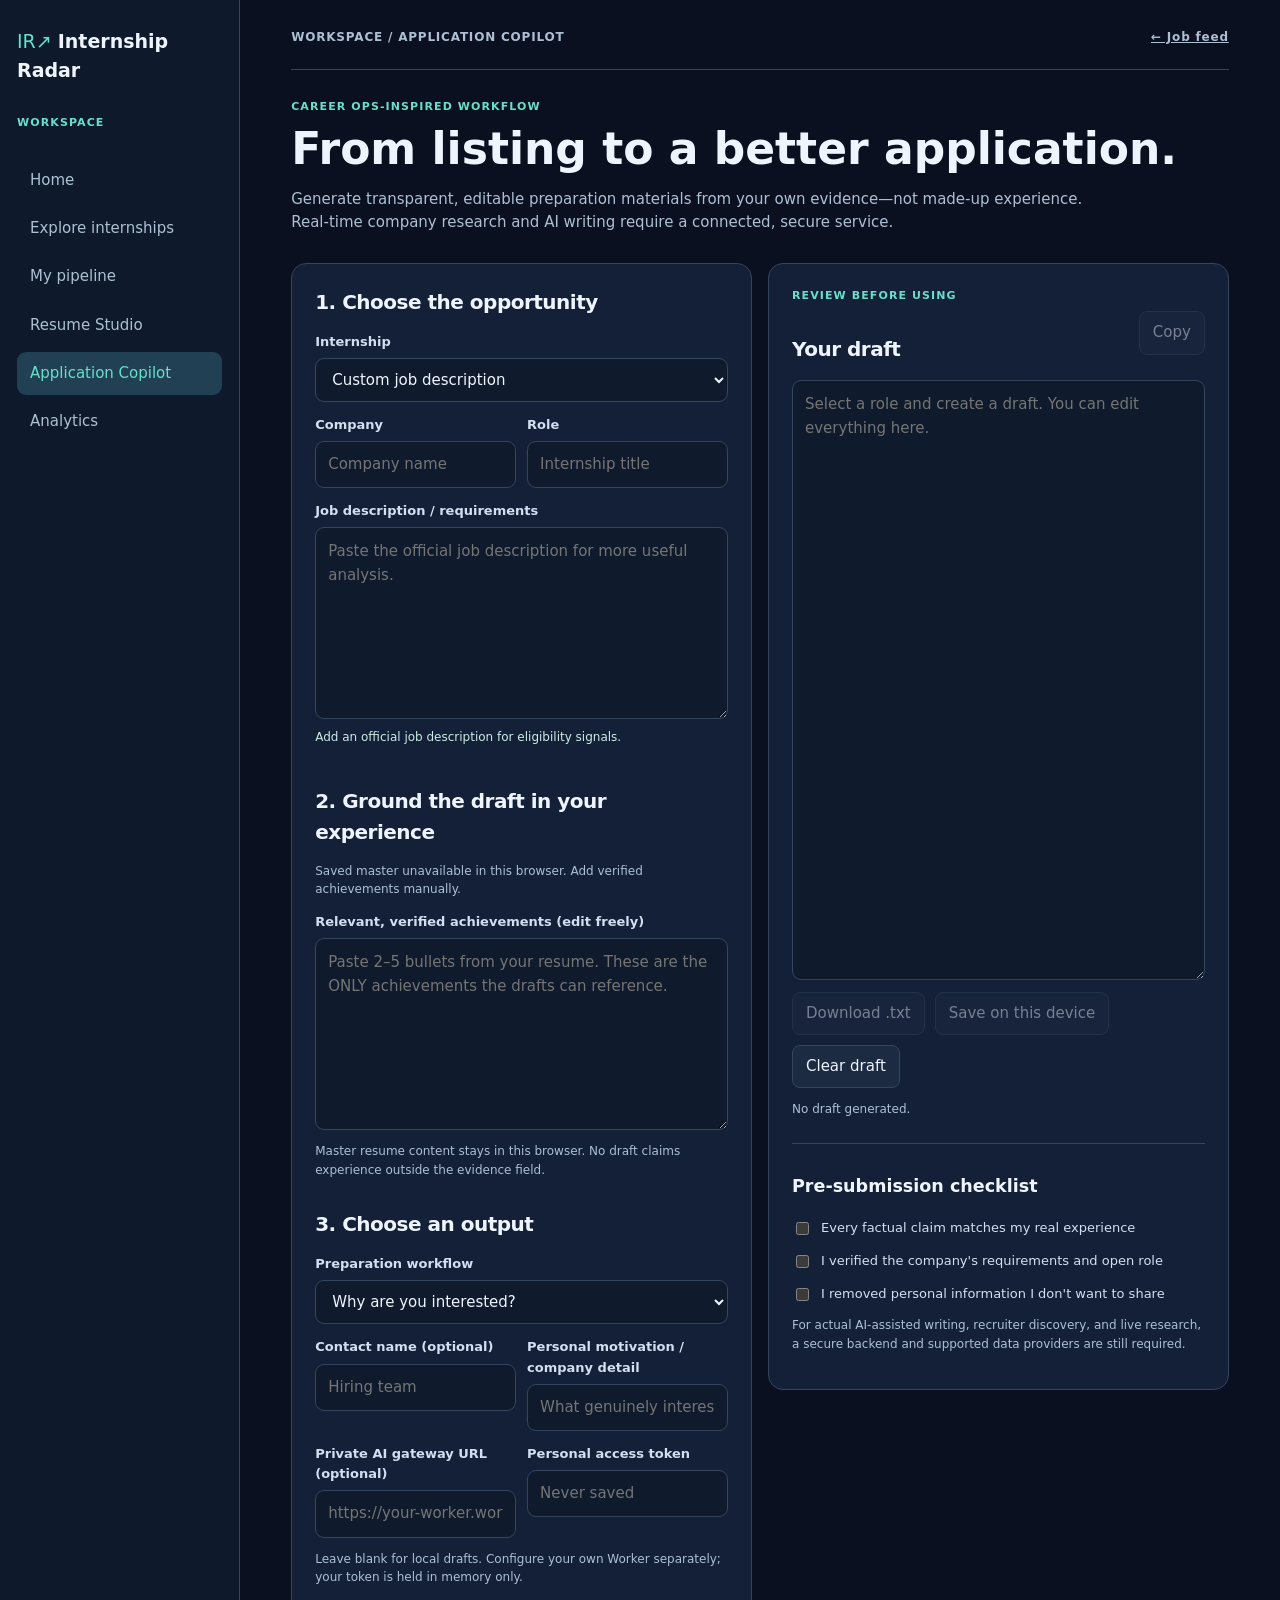
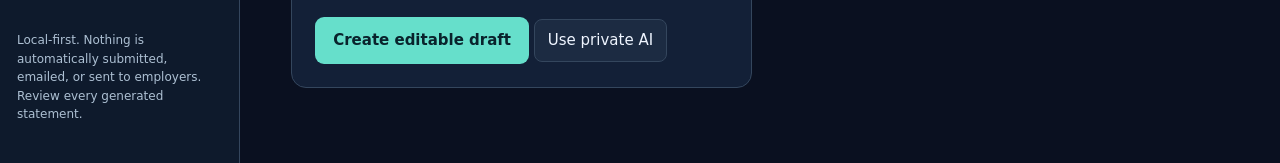
<file: site/application-copilot.html>
<!doctype html>
<html lang="en"><head><meta charset="utf-8"><meta name="viewport" content="width=device-width,initial-scale=1">
<meta http-equiv="Content-Security-Policy" content="default-src 'none'; script-src 'self'; style-src 'self' 'unsafe-inline'; img-src 'none'; connect-src https:; font-src 'none'; object-src 'none'; base-uri 'none'; form-action 'none'">
<title>Application Copilot — Internship Radar</title>
<link rel="stylesheet" href="./application-copilot.css">
<script defer src="./jobs.js"></script><script defer src="./job-intelligence.js"></script><script defer src="./application-copilot.js"></script></head>
<body><a class="skip" href="#main">Skip to content</a>
<div class="shell"><aside class="side"><a class="brand" href="./index.html">IR↗ <strong>Internship Radar</strong></a><p class="eyebrow">WORKSPACE</p><nav><a href="./index.html#home">Home</a><a href="./index.html#explore">Explore internships</a><a href="./index.html#pipeline">My pipeline</a><a href="./resume-studio.html">Resume Studio</a><a aria-current="page" href="./application-copilot.html">Application Copilot</a><a href="./index.html#insights">Analytics</a></nav><p class="aside">Local-first. Nothing is automatically submitted, emailed, or sent to employers. Review every generated statement.</p></aside>
<main id="main"><div class="top"><span>WORKSPACE / APPLICATION COPILOT</span><a href="./index.html#explore">← Job feed</a></div>
<div class="heading"><div class="eyebrow">CAREER OPS-INSPIRED WORKFLOW</div><h1>From listing to a better application.</h1><p>Generate transparent, editable preparation materials from your own evidence—not made-up experience. Real-time company research and AI writing require a connected, secure service.</p></div>
<div class="layout"><section class="panel">
<h2>1. Choose the opportunity</h2><label for="jobSelect">Internship</label><select id="jobSelect"><option value="">Custom job description</option></select>
<div class="fields"><div><label for="company">Company</label><input id="company" maxlength="120" placeholder="Company name"></div><div><label for="role">Role</label><input id="role" maxlength="160" placeholder="Internship title"></div></div>
<label for="description">Job description / requirements</label><textarea id="description" rows="7" maxlength="18000" placeholder="Paste the official job description for more useful analysis."></textarea>
<div id="intel" class="intel" role="status"></div>
<h2>2. Ground the draft in your experience</h2><p class="hint" id="masterStatus">Checking your saved Resume Studio master…</p>
<label for="evidence">Relevant, verified achievements (edit freely)</label><textarea id="evidence" rows="7" maxlength="9000" placeholder="Paste 2–5 bullets from your resume. These are the ONLY achievements the drafts can reference."></textarea>
<p class="hint">Master resume content stays in this browser. No draft claims experience outside the evidence field.</p>
<h2>3. Choose an output</h2><label for="mode">Preparation workflow</label><select id="mode">
<option value="answer">Why are you interested?</option><option value="letter">Cover letter draft</option>
<option value="outreach">Recruiter / referral outreach</option><option value="interview">Interview preparation and STAR prompts</option>
<option value="research">Company research checklist</option><option value="followup">Application follow-up</option>
<option value="negotiation">Compensation discussion</option></select>
<div class="fields"><div><label for="contact">Contact name (optional)</label><input id="contact" maxlength="100" placeholder="Hiring team"></div><div><label for="detail">Personal motivation / company detail</label><input id="detail" maxlength="300" placeholder="What genuinely interests you?"></div></div>
<div class="fields"><div><label for="aiEndpoint">Private AI gateway URL (optional)</label><input id="aiEndpoint" type="url" placeholder="https://your-worker.workers.dev"></div><div><label for="aiToken">Personal access token</label><input id="aiToken" type="password" autocomplete="off" placeholder="Never saved"></div></div><p class="hint">Leave blank for local drafts. Configure your own Worker separately; your token is held in memory only.</p><button class="primary" id="generate">Create editable draft</button> <button id="generateAI" type="button">Use private AI</button>
</section><section class="panel result"><div class="resulttop"><div><div class="eyebrow">REVIEW BEFORE USING</div><h2>Your draft</h2></div><button id="copy" disabled>Copy</button></div>
<textarea id="output" rows="24" placeholder="Select a role and create a draft. You can edit everything here." aria-label="Editable draft"></textarea>
<div class="actions"><button id="download" disabled>Download .txt</button><button id="save" disabled>Save on this device</button><button id="clear">Clear draft</button></div><p class="hint" id="draftStatus" role="status">No draft generated.</p>
<section class="review"><h3>Pre-submission checklist</h3><label><input type="checkbox" id="checkedFacts"> Every factual claim matches my real experience</label><label><input type="checkbox" id="checkedCompany"> I verified the company's requirements and open role</label><label><input type="checkbox" id="checkedPrivacy"> I removed personal information I don't want to share</label><p class="hint">For actual AI-assisted writing, recruiter discovery, and live research, a secure backend and supported data providers are still required.</p></section>
</section></div></main></div></body></html>
</file>
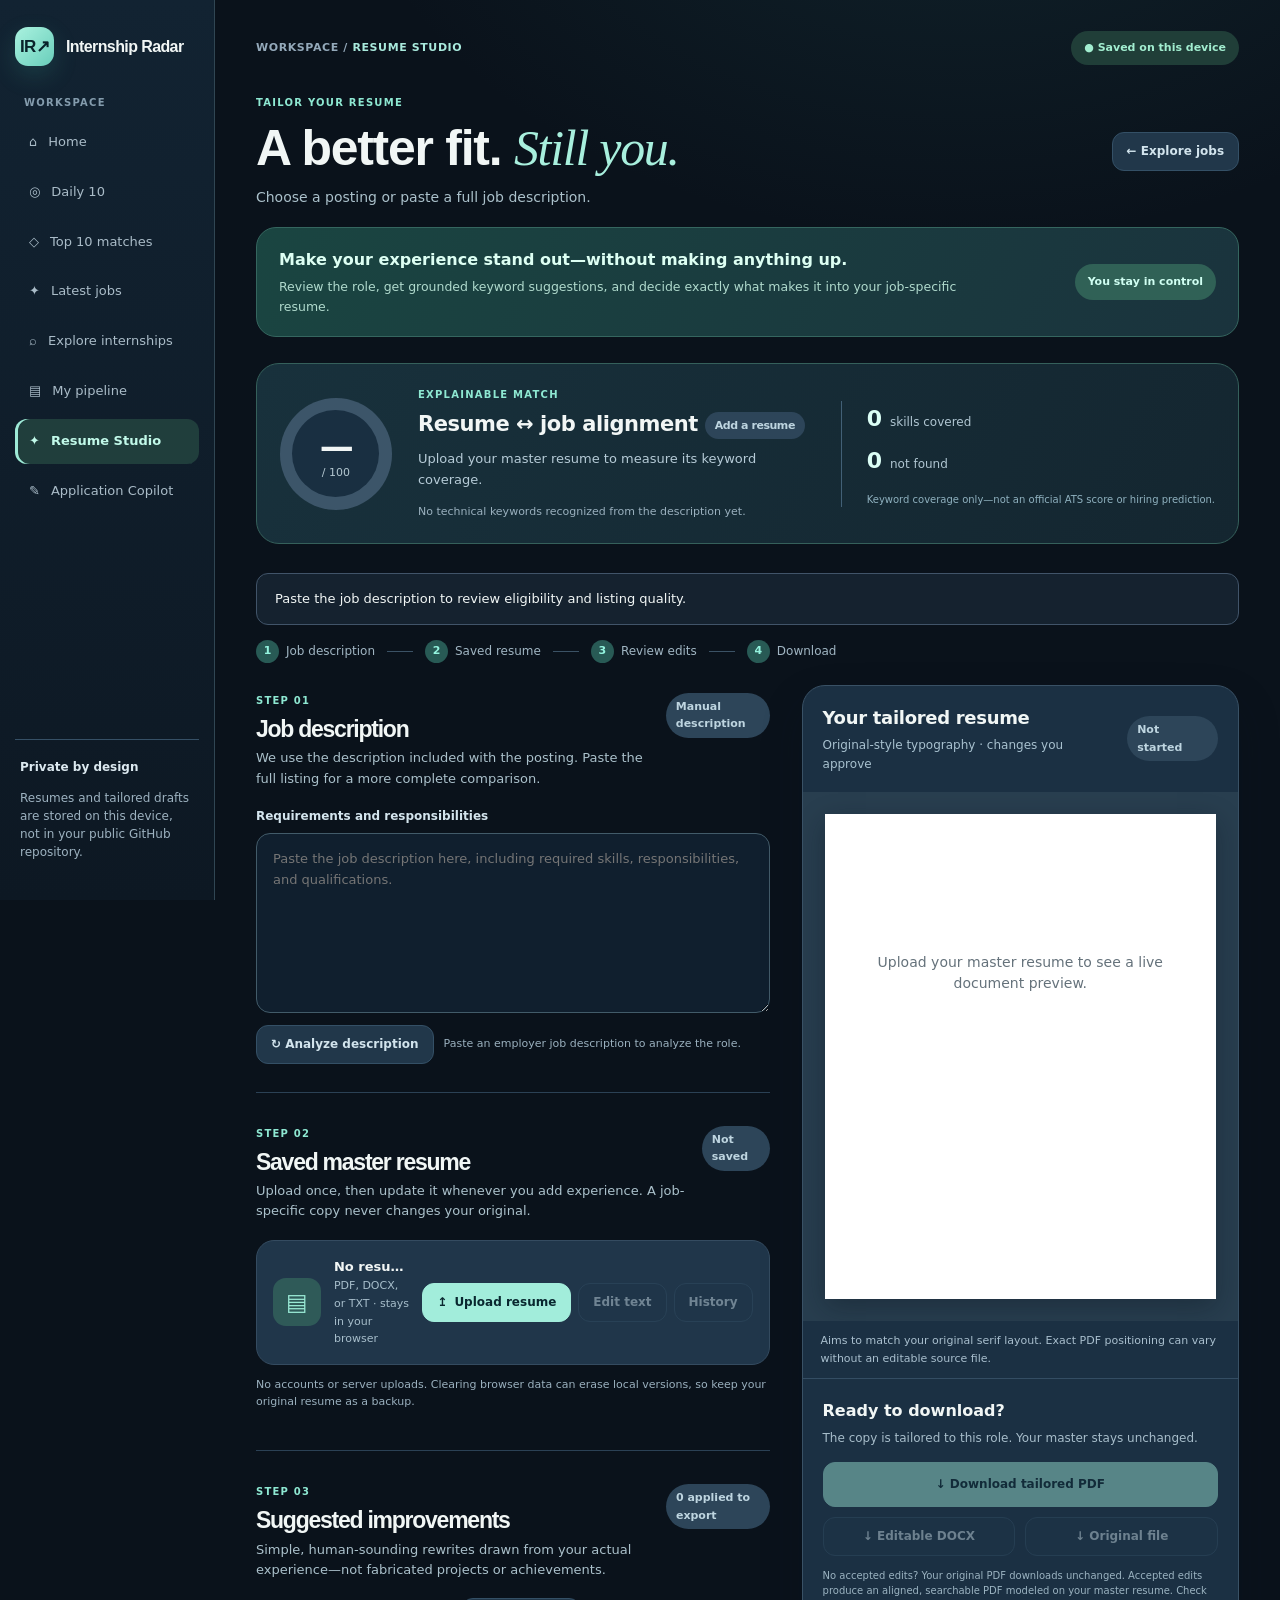
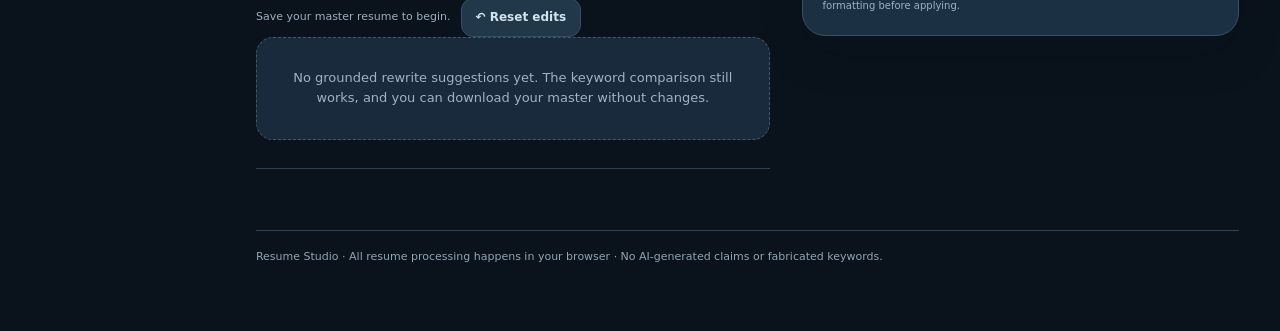
<file: site/resume-studio.html>
<!doctype html>
<html lang="en">
<head>
<meta charset="utf-8"><meta name="viewport" content="width=device-width,initial-scale=1">
<meta name="referrer" content="strict-origin-when-cross-origin">
<meta http-equiv="Content-Security-Policy" content="default-src 'none'; script-src 'self'; style-src 'self'; img-src 'none'; connect-src 'self' https://boards-api.greenhouse.io https://api.lever.co https://api.ashbyhq.com https://api.smartrecruiters.com https://www.workable.com https://*.myworkdayjobs.com; worker-src 'self' blob:; font-src 'none'; object-src 'none'; base-uri 'none'; form-action 'none'">
<title>Resume Studio — Internship Radar</title>
<link rel="stylesheet" href="./resume-studio.css">
<script defer src="./jobs.js"></script>
<script defer src="./vendor/pdf.min.js"></script>
<script defer src="./vendor/jspdf.umd.min.js"></script>
<script defer src="./resume-edits.js"></script>
<script defer src="./resume-layout.js"></script>
<script defer src="./job-intelligence.js"></script>
<script defer src="./resume-studio.js"></script>
</head>
<body>
<a class="skip-link" href="#resumeMain">Skip to resume editor</a>
<div class="app">
<aside class="rail">
 <a class="logo" href="./index.html"><span class="logo-mark">IR↗</span><strong>Internship Radar</strong></a>
 <div class="eyebrow">WORKSPACE</div>
 <nav aria-label="App navigation">
  <a href="./index.html#home">⌂ <span>Home</span></a>
  <a href="./index.html#daily">◎ <span>Daily 10</span></a>
  <a href="./index.html#discover">◇ <span>Top 10 matches</span></a>
  <a href="./index.html#recent">✦ <span>Latest jobs</span></a>
  <a href="./index.html#explore">⌕ <span>Explore internships</span></a>
  <a href="./index.html#pipeline">▤ <span>My pipeline</span></a>
  <a class="selected" href="./resume-studio.html">✦ <span>Resume Studio</span></a>
  <a href="./application-copilot.html">✎ <span>Application Copilot</span></a>
 </nav>
 <div class="rail-note"><b>Private by design</b><p>Resumes and tailored drafts are stored on this device, not in your public GitHub repository.</p></div>
</aside>
<main class="main" id="resumeMain" tabindex="-1">
<header class="topbar"><span>WORKSPACE / <strong>RESUME STUDIO</strong></span><span class="private-dot">● Saved on this device</span></header>
<div class="head">
  <div><div class="eyebrow teal">TAILOR YOUR RESUME</div><h1>A better fit. <em>Still you.</em></h1>
  <p id="jobSubtitle">Choose an internship and tailor your experience to its requirements.</p></div>
  <a id="jobLink" class="btn btn-quiet" href="./index.html#explore">← Explore jobs</a>
</div>
<div class="intro"><div><strong>Make your experience stand out—without making anything up.</strong><p>Review the role, get grounded keyword suggestions, and decide exactly what makes it into your job-specific resume.</p></div><span class="intro-tag">You stay in control</span></div>
<section class="match" aria-label="Resume and job match rating">
 <div class="ring" id="ring" role="meter" aria-valuemin="0" aria-valuemax="100" aria-valuenow="0" aria-label="Keyword alignment score"><div class="ring-center"><b id="score">—</b><small>/ 100</small></div></div>
 <div class="match-info"><div class="eyebrow teal">EXPLAINABLE MATCH</div><h2>Resume ↔ job alignment <span class="subpill" id="ratingLabel">Add a resume</span></h2><p id="scoreInfo">Upload your resume and enter a complete job description to compare relevant keywords.</p><div class="chips" id="matchChips"></div></div>
 <div class="match-side"><div><b id="matchedCount">0</b><span>skills covered</span></div><div><b id="missingCount">0</b><span>not found</span></div><small>Keyword coverage only—not an official ATS score or hiring prediction.</small></div>
</section>
<section id="jobEligibilityReview" class="eligibility-review" aria-live="polite" aria-label="Eligibility review"></section>
<div class="steps"><span><b>1</b> Job description</span><i></i><span><b>2</b> Saved resume</span><i></i><span><b>3</b> Review edits</span><i></i><span><b>4</b> Download</span></div>
<div class="cols">
 <div class="editor">
  <section class="section">
   <header class="section-title"><div><div class="eyebrow teal">STEP 01</div><h2>Job description</h2><p>We use the description included with the posting. Paste the full listing for a more complete comparison.</p></div><span class="softpill" id="jobSource">Editable</span></header>
   <div class="field"><label for="jobDescription">Requirements and responsibilities</label><textarea id="jobDescription" rows="7" placeholder="Paste the job description here, including required skills, responsibilities, and qualifications."></textarea></div>
   <div class="field-inline"><button class="btn btn-quiet" id="analyze" type="button">↻ Analyze description</button><span id="jobStatus" class="hint">No description supplied yet.</span></div>
  </section>
  <section class="section">
   <header class="section-title"><div><div class="eyebrow teal">STEP 02</div><h2>Saved master resume</h2><p>Upload once, then update it whenever you add experience. A job-specific copy never changes your original.</p></div><span class="softpill" id="versionPill">Not saved</span></header>
   <div class="master">
    <div class="file-icon">▤</div>
    <div class="file-meta"><b id="masterName">No resume saved yet</b><small id="masterDetail">PDF, DOCX, or TXT · stays in your browser</small></div>
    <div class="file-buttons">
      <label class="btn btn-primary upload">↥ <span id="uploadLabel">Upload resume</span><input id="resumeFile" type="file" accept=".pdf,.docx,.txt,application/pdf,application/vnd.openxmlformats-officedocument.wordprocessingml.document,text/plain" hidden></label>
      <button class="btn btn-quiet" id="editMaster" type="button">Edit text</button>
      <button class="btn btn-quiet" id="versionHistory" type="button">History</button>
    </div>
   </div>
   <p class="hint">No accounts or server uploads. Clearing browser data can erase local versions, so keep your original resume as a backup.</p>
   <div id="masterEditor" class="fold" hidden><label for="masterText">Master resume text</label><textarea id="masterText" rows="12" placeholder="Paste your resume text here."></textarea><div class="btnrow"><button class="btn btn-primary" id="saveMaster" type="button">Save as new version</button><button class="btn btn-quiet" id="cancelEdit" type="button">Cancel</button></div></div>
   <div id="historyPanel" class="fold" hidden><h3>Master resume versions</h3><div id="historyItems"></div></div>
  </section>
  <section class="section recommendations">
    <header class="section-title"><div><div class="eyebrow teal">STEP 03</div><h2>Suggested improvements</h2><p>Simple, human-sounding rewrites drawn from your actual experience—not fabricated projects or achievements.</p></div><span class="softpill" id="reviewCount">0 accepted</span></header>
    <div class="field-inline"><span class="hint" id="suggestionStatus">Add a resume and job description to start.</span><button class="btn btn-quiet" id="resetSuggestions" type="button">↶ Reset edits</button></div>
    <div id="suggestions"><div class="empty">Once you add your resume, relevant bullet-point suggestions will appear here.</div></div>
  </section>
 </div>
 <aside class="preview-col">
   <section class="preview">
    <div class="preview-head"><div><h2>Your tailored resume</h2><p>Original-style typography · changes you approve</p></div><span class="softpill" id="previewStatus">Not started</span></div>
    <div class="preview-frame"><div class="paper" id="paper"><div class="paper-empty">Upload your master resume to see a live, one-page document preview.</div></div></div>
    <div class="preview-note" id="pageWarning">Aims to match your original serif layout. Exact PDF positioning can vary without an editable source file.</div>
    <div class="export"><h3>Ready to download?</h3><p>The copy is tailored to this role. Your master stays unchanged.</p>
      <button class="btn btn-primary wide" id="downloadPdf" type="button" disabled>↓ Download tailored PDF</button>
      <div class="btnrow"><button class="btn btn-quiet" id="downloadDocx" type="button" disabled>↓ Editable DOCX</button><button class="btn btn-quiet" id="downloadOriginal" type="button" disabled>↓ Original file</button></div>
      <small>No accepted edits? Your original PDF downloads unchanged. Accepted edits produce an aligned, searchable PDF modeled on your master resume. Check formatting before applying.</small>
    </div>
   </section>
 </aside>
</div>
<footer>Resume Studio · All resume processing happens in your browser · No AI-generated claims or fabricated keywords.</footer>
</main>
</div>
<div id="toast" class="toast" role="status" aria-live="polite"></div>
</body></html>
</file>
<file: site/interface-refresh.css>
/* Internship Radar — Nightfall design refinement
   Intent: calm, editorial, purposeful. No external fonts or tracking. */
:root{
  --bg:#0a121b;
  --surface:#13212e;
  --raised:#1b2c3a;
  --border:#304353;
  --text:#f1f6f5;
  --muted:#a8bac8;
  --teal:#78e4cf;
  --accent:#9ac8fb;
  --orange:#f1b989;
  --display:"Avenir Next","Century Gothic","Gill Sans",sans-serif;
  --ui:"Avenir Next","Trebuchet MS",system-ui,sans-serif;
  color-scheme:dark;
}
html{scroll-behavior:smooth}
body{
  font-family:var(--ui);
  font-size:14px;
  line-height:1.55;
  background:radial-gradient(ellipse 78% 39% at 76% -10%,rgba(49,106,114,.22),transparent 70%),
    radial-gradient(ellipse 55% 35% at -10% 42%,rgba(30,77,89,.14),transparent 77%),var(--bg);
}
body:focus-within{scroll-behavior:auto}
button,input,select{font-family:var(--ui)}
::selection{background:#397e7b;color:#fff}
.skip-link{
  position:fixed;top:-80px;left:16px;z-index:1100;
  background:var(--teal);color:#081923;padding:10px 18px;
  border-radius:0 0 12px 12px;text-decoration:none;font-weight:800;
}
.skip-link:focus{top:0}
.shell{grid-template-columns:242px minmax(0,1fr)}
.sidebar{
  background:linear-gradient(180deg,#111e2a,#0d1722 85%);
  border-right:1px solid #2b3c49;
  padding:24px 14px 18px;gap:24px;
  overflow-y:auto;scrollbar-width:thin;scrollbar-color:#344b5c transparent;
}
.brand{
  padding:0 9px;font-size:18px;letter-spacing:-.65px;
  font-family:var(--display);font-weight:800;line-height:1.15;
}
.logo{
  background:linear-gradient(145deg,#a6f2df,#66cebd);
  color:#071f29;border-radius:13px;
  box-shadow:0 5px 24px rgba(85,209,186,.15);
  font-family:var(--display);font-size:14px;letter-spacing:-1px;flex:none;
}
.sublabel{color:#738da2;letter-spacing:1.4px;font-size:10px;margin:0 10px 10px}
.nav{gap:3px}
.nav button,.nav .resume-nav{
  min-height:42px;padding:9px 12px;font-size:13px;
  font-weight:590;letter-spacing:.03px;
  border-radius:10px;transition:background .16s,color .16s;
}
.nav button.active{
  background:linear-gradient(95deg,#21423f,#1b3339);
  color:#a3f6e5;box-shadow:inset 3px 0 0 var(--teal);
}
.nav button:hover,.nav .resume-nav:hover{background:#1b3040;color:var(--text)}
.nav .ico{opacity:.85;font-size:17px}
.nav button.active .ico{opacity:1}
.aside-note{
  background:#111f2b;border-color:#2b414b;color:#96afbe;
  border-radius:13px;font-size:11px;padding:14px;
}
.aside-note strong{color:#d6ebe8}
.main{max-width:1470px;padding:25px clamp(22px,3.7vw,60px) 84px}
.topbar{border-color:#293c4b;margin-bottom:39px;padding-bottom:18px}
.crumb{color:#839dad;font-size:10px;letter-spacing:1.65px}
.crumb b{color:#dcece9}
.status{
  background:#1b382e;border-color:#356554;color:#b2f0d7;
  font-size:11px;letter-spacing:.1px;
}
.status.warn{color:#ffdfb4;background:#382d23}
.topbar-actions{display:flex;align-items:center;gap:10px;flex-wrap:wrap}
.top-quick-search{
  display:inline-flex;align-items:center;gap:13px;justify-content:space-between;
  min-width:194px;background:#152533;border:1px solid #344a58;
  color:#bbced9;border-radius:10px;padding:9px 13px;
  font-size:12px;font-weight:650;transition:border-color .15s,background .15s;
}
.top-quick-search:hover{border-color:#6bd5c4;background:#1a3140}
.top-quick-search kbd{font-family:inherit;font-size:10px;color:#9db4bf;border:1px solid #526879;border-radius:5px;padding:1px 5px}
.intro .eyebrow{
  font-size:10px;font-weight:850;letter-spacing:2.05px;
  color:var(--teal);
}
.intro h1{
  font-family:var(--display);
  font-size:clamp(38px,4.1vw,60px);font-weight:800;
  letter-spacing:-2.5px;line-height:1.07;
  text-wrap:balance;margin:13px 0 14px;
}
.intro h1 span{color:#9be8d9;font-family:Georgia,"Iowan Old Style",serif;font-style:italic;font-weight:500;letter-spacing:-2.3px}
.intro p{color:#b1c3cd;font-size:15px;max-width:670px;line-height:1.7}
.home-intro h1{font-size:clamp(36px,3.9vw,52px)}
.home-intro{margin:0 0 22px}
.home-intro p{max-width:600px}
.panel,.job,.metric,.insights-metric,.home-task,.daily-item,.company-row{
  box-shadow:0 10px 30px rgba(1,10,16,.10);
}
.panel,.metric,.insights-metric{border-color:#2c404f;border-radius:16px}
.panel{padding:22px}
.panel h3,.section-bar h2,.daily-topline h2,.insights-topline h2{
  font-family:var(--display);letter-spacing:-.65px;
}
.section-bar h2{font-size:22px}
.section-bar small{font-size:10px;letter-spacing:.5px}
.section-bar{margin:30px 0 15px}
.metric,.insights-metric{padding:20px 21px}
.metric strong,.insights-metric strong{font-family:var(--display);font-weight:800}
.metric strong{font-size:32px}
.metric small{font-size:11px;letter-spacing:.35px}
.btn{
  display:inline-flex;align-items:center;justify-content:center;gap:5px;
  border-radius:10px;min-height:39px;
  font-size:12px;letter-spacing:.06px;
  transition:background .16s,border-color .16s,transform .16s,box-shadow .16s;
  text-decoration:none;white-space:normal;
}
.btn:hover{background:#223746;transform:translateY(-1px)}
.btn-primary{
  background:#9cebd9;color:#09252c;border-color:#9cebd9;
  box-shadow:0 3px 16px rgba(57,187,167,.12);
}
.btn-primary:hover{background:#bcf8eb;color:#06242b;border-color:#bcf8eb;box-shadow:0 5px 20px rgba(57,187,167,.19)}
.btn:active,.home-task:active{transform:translateY(0)}
button:focus-visible,a:focus-visible,input:focus-visible,select:focus-visible,summary:focus-visible{
  outline:2px solid #9beeda;outline-offset:3px;
}
input,select{background:#0d1b28;border-color:#3a4b59;border-radius:10px;min-height:43px}
input::placeholder{color:#8299a9}
input:focus,select:focus{border-color:#86ddcb;box-shadow:0 0 0 3px rgba(120,228,207,.11)}
input[type=checkbox]{min-height:0}
.home-actions{gap:13px}
.home-task{
  background:linear-gradient(155deg,#152631,#12212e);
  border-radius:16px;border-color:#2d4852;
  min-height:131px;padding:19px 20px;
  position:relative;overflow:hidden;
  transition:transform .2s,border-color .2s,background .2s,box-shadow .2s;
}
.home-task:first-child{background:linear-gradient(139deg,#1b3b3e,#172933 78%);border-color:#366965}
.home-task:first-child::after{
  content:"";position:absolute;width:110px;height:110px;border-radius:50%;
  right:-54px;top:-55px;border:22px solid rgba(116,227,207,.09);pointer-events:none;
}
.home-task:hover,.home-task:focus-visible{
  background:#1b3540;transform:translateY(-2px);border-color:#81cfc1;
  box-shadow:0 14px 36px rgba(1,10,16,.21);
}
.home-task-top strong{font-size:15px;font-family:var(--display)}
.home-task-top span{font-size:18px}
.home-task>span:last-child{font-size:12px;line-height:1.6}
.momentum-panel{
  border:1px solid #36605f;background:
  radial-gradient(circle at 91% 8%,rgba(105,218,192,.10),transparent 31%),
  linear-gradient(116deg,#162c35,#142431 82%);
  border-radius:19px;padding:26px 28px;
}
.momentum-panel h2{font-size:27px}
.momentum-counter strong{font-family:var(--display);font-size:44px;color:#a3f1df}
.momentum-track{background:#273c48;height:10px;margin:20px 0 14px}
.momentum-fill{background:linear-gradient(90deg,#4cafa7,#a3f5da)}
.momentum-day{background:#172b37;border-color:#324958}
.momentum-day.active{background:#204e49;border-color:#4c9c8b}
.momentum-week-wrap{border-color:#31505a}
.hero,.latest-hero{border-radius:18px}
.job{
  border-radius:15px;background:#142431;
  border-color:#304657;transition:transform .17s,border-color .17s,box-shadow .17s;
}
.job:hover{border-color:#69a89e;transform:translateY(-1px);box-shadow:0 13px 30px rgba(0,0,0,.22)}
.job h3{font-size:17px;font-family:var(--display);font-weight:800;line-height:1.35;letter-spacing:-.25px}
.job .company{color:#d0e0e3;font-size:12px}
.job .desc{line-height:1.7;color:#a7bac7}
.score{background:#1c3b38;border-color:#3b776b;color:#adefdd;font-size:11px}
.tag{background:#1c3442;border-color:#355161;color:#c0dfe3;border-radius:7px}
.home-lead{background:#142532;border-color:#2f4554;border-radius:13px}
.home-lead:hover{border-color:#4c857f}
.home-lead h3{font-family:var(--display);font-weight:750}
.daily-preferences{background:linear-gradient(125deg,#162a35,#142430)}
.daily-private{color:#a2f0dc}
.daily-item{
  box-shadow:none;background:#142532;border-color:#344a56;border-radius:13px;
  padding:15px 14px;transition:background .15s,border .15s,transform .15s;
}
.daily-item.active{
  background:linear-gradient(100deg,#1c4544,#1b323f);
  border-color:#72d7c2;box-shadow:inset 3px 0 #9aebd7,0 10px 26px rgba(0,0,0,.08);
}
.daily-item:hover{background:#1d3441;transform:translateX(2px)}
.daily-item strong{font-size:13px;line-height:1.55}
.daily-item .daily-rank{font-family:var(--display);font-size:13px}
.daily-list{scrollbar-width:thin;scrollbar-color:#516c76 transparent}
.daily-focus{top:28px;background:linear-gradient(180deg,#152b37,#13212e 65%);border-color:#37626a}
.daily-focus h2{font-family:var(--display);font-size:25px}
.daily-focus-top{color:#a2ecd9}
.daily-tags span{background:#1a3e40;color:#bdf6e6;border-color:#3e7270}
.daily-confirm{background:#152a34;border-color:#40565b;padding:15px}
.daily-confirm:focus-within{border-color:#85dec9}
.daily-submit{min-height:49px;font-size:13px}
.insights-metric{background:linear-gradient(155deg,#172936,#12202c)}
.insights-bars{border-bottom:1px solid #385364}
.insights-bar-fill{background:#65aba8}
.company-row,.va-employer{transition:background .17s,border-color .17s,transform .17s}
.company-row:hover,.va-employer:hover{transform:translateY(-1px);background:#1b303c}
.empty{border-radius:17px;background:#102330;border-color:#41606b}
.footer{margin-top:52px}
.toast{background:#19483e;color:#e3fff6;border-color:#53b09b;border-radius:12px}
.mobile-menu-toggle,.mobile-tabbar{display:none}
.view.active{animation:page-in .28s ease-out both}
@keyframes page-in{from{opacity:.35;transform:translateY(5px)}to{opacity:1;transform:none}}
@media(max-width:1100px){
  .daily-workspace{grid-template-columns:minmax(235px,.87fr) minmax(300px,1.4fr)}
  .home-task{min-height:120px}
}
@media(max-width:950px){
  .shell{grid-template-columns:1fr}
  .sidebar{
    position:sticky;top:0;z-index:70;height:auto;
    overflow:visible;display:flex;flex-direction:row;align-items:center;
    justify-content:space-between;gap:10px;padding:12px 17px;
    border-right:0;border-bottom:1px solid #2d4853;
    background:rgba(13,25,36,.97);
    backdrop-filter:blur(18px);
  }
  .sidebar .brand{padding:0;font-size:16px}
  .sidebar .logo{width:34px;height:34px;font-size:12px}
  #workspaceNavigation{
    display:none;position:absolute;top:calc(100% + 1px);left:0;right:0;
    max-height:calc(100vh - 126px);overflow:auto;
    background:#101f2a;border-bottom:1px solid #426069;
    padding:12px 17px 16px;box-shadow:0 22px 44px rgba(0,8,12,.4);
  }
  #workspaceNavigation.is-open{display:block}
  #workspaceNavigation .sublabel{display:block;margin:3px 5px 10px}
  #workspaceNavigation .nav{display:grid;grid-template-columns:repeat(2,minmax(0,1fr));gap:7px;overflow:visible}
  .nav button,.nav .resume-nav{font-size:12px;white-space:normal;min-height:47px;padding:12px}
  .aside-note{display:none}
  .mobile-menu-toggle{
    display:inline-flex;align-items:center;gap:7px;border-radius:10px;
    border:1px solid #42606a;color:#d7ece8;background:#192f3a;
    padding:8px 13px;min-height:36px;font-size:12px;font-weight:750;
  }
  .main{padding:25px 20px 104px}
  .topbar{margin-bottom:28px}
  .mobile-tabbar{
    display:flex;position:fixed;bottom:0;left:0;right:0;z-index:75;
    background:rgba(14,28,40,.98);border-top:1px solid #33515b;
    box-shadow:0 -5px 30px rgba(0,0,0,.23);
    padding:7px 10px calc(7px + env(safe-area-inset-bottom));gap:5px;
  }
  .mobile-tabbar button{
    min-width:0;flex:1;display:flex;flex-direction:column;align-items:center;
    justify-content:center;gap:2px;
    border:0;border-radius:11px;background:transparent;color:#a6bac7;
    padding:5px 2px;min-height:45px;font-size:10px;font-weight:650;
  }
  .mobile-tabbar button span:first-child{font-size:19px;line-height:1.05}
  .mobile-tabbar button.active{background:#20443f;color:#b5f5e5}
  .mobile-tabbar button:focus-visible{outline-offset:-2px}
  .daily-workspace{grid-template-columns:1fr}
  .daily-list{max-height:330px}
  .daily-focus{position:static}
}
@media(max-width:650px){
  .main{padding:20px 16px 110px}
  .topbar{margin-bottom:24px;gap:8px}
  .topbar-actions{width:100%;justify-content:space-between}
  .top-quick-search{min-width:0;flex:1;padding:8px 12px}
  .top-quick-search kbd{display:none}
  .status{font-size:10px;padding:6px 9px}
  .intro h1{font-size:clamp(32px,9vw,42px);letter-spacing:-1.8px}
  .intro h1 span{letter-spacing:-1.2px}
  .intro p{font-size:13px}
  .momentum-panel{padding:18px;border-radius:16px}
  .momentum-panel h2{font-size:21px}
  .momentum-counter strong{font-size:31px}
  .metric,.insights-metric{padding:16px 14px}
  .metric strong{font-size:26px}
  .home-task{min-height:101px}
  .job{padding:17px}
  .panel{padding:18px}
  .daily-focus h2{font-size:22px}
  .latest-hero{padding:20px}
  .section-bar h2{font-size:20px}
  .nav .ico{font-size:15px}
}
@media(prefers-reduced-motion:reduce){
  html{scroll-behavior:auto}
  *,*::before,*::after{animation-duration:.01ms!important;transition-duration:.01ms!important;scroll-behavior:auto!important}
}

/* Practical job-browsing polish: concise scan paths and clear filter controls. */
.job .desc{display:-webkit-box;-webkit-box-orient:vertical;-webkit-line-clamp:3;overflow:hidden;max-width:75ch}
.job .actions{margin-top:17px;align-items:center}
.job .actions .btn{min-height:37px}
.job .score{font-size:10px;font-weight:850;letter-spacing:1.05px;padding:7px 11px;color:#b6eee0;background:#1c3c3c}
.explore-shortcuts{display:flex;align-items:center;justify-content:flex-end;gap:8px;margin-bottom:14px}
.explore-shortcuts .btn{min-height:33px;padding:6px 12px;color:#d1e4e5}
.daily-focus #dailyFocusTitle{scroll-margin-top:120px}
.company-row:focus-visible,.daily-item:focus-visible,.home-task:focus-visible{outline:2px solid #9beeda;outline-offset:2px}
@media(max-width:650px){.job .actions .btn{flex:1 1 auto}.job .actions .btn-primary{flex:1 1 100%}.explore-shortcuts{justify-content:flex-start}}
</file>
<file: site/application-copilot.css>
:root{color-scheme:dark;--bg:#0a1020;--panel:#132037;--raised:#1c2b42;--line:#34465d;--text:#eff5ff;--muted:#adc0d3;--accent:#66dfcb}*{box-sizing:border-box}body{margin:0;background:var(--bg);color:var(--text);font:15px/1.55 system-ui,sans-serif}a{color:inherit}button,select,input,textarea{font:inherit}button{cursor:pointer}.skip{position:absolute;left:-10000px}.skip:focus{left:8px;top:8px;background:white;color:black}.shell{display:grid;grid-template-columns:240px minmax(0,1fr);min-height:100vh}.side{padding:27px 17px;background:#0e1a2c;border-right:1px solid var(--line);display:flex;flex-direction:column;gap:17px}.brand{text-decoration:none;font-size:19px;color:var(--accent)}.brand strong{color:var(--text)}.eyebrow{font-weight:800;color:var(--accent);letter-spacing:1.1px;font-size:11px}.side nav{display:grid;gap:5px}.side nav a{text-decoration:none;color:var(--muted);padding:10px 13px;border-radius:9px}.side nav a:hover,.side nav a[aria-current]{background:#224054;color:var(--accent)}.aside{margin-top:auto;font-size:12px;color:var(--muted)}main{padding:28px clamp(18px,4vw,55px) 75px;max-width:1500px;width:100%;margin:auto}.top{display:flex;justify-content:space-between;font-size:12px;font-weight:700;letter-spacing:.8px;color:var(--muted);border-bottom:1px solid var(--line);padding-bottom:22px}.heading{margin:28px 0}.heading h1{font-size:clamp(27px,4vw,44px);line-height:1.1;margin:10px 0}.heading p{max-width:800px;color:var(--muted)}.layout{display:grid;grid-template-columns:minmax(0,1fr) minmax(0,1fr);align-items:start;gap:16px}.panel{background:var(--panel);border:1px solid var(--line);border-radius:15px;padding:23px;min-width:0}.panel h2{font-size:20px;letter-spacing:-.5px;margin:0 0 14px}.panel h2:not(:first-child){margin-top:30px}.panel label{display:block;color:#d2dff0;font-weight:650;font-size:13px;margin:13px 0 6px}.panel input:not([type=checkbox]),.panel textarea,.panel select{display:block;width:100%;border-radius:9px;border:1px solid var(--line);background:#0f1a2c;color:var(--text);padding:11px 12px}.panel textarea{resize:vertical;line-height:1.6}.fields{display:grid;grid-template-columns:1fr 1fr;gap:11px}.hint{color:var(--muted);font-size:12px}.intel{font-size:12px;color:#cdece6;padding:9px 0}.intel.warn{color:#ffc99e}.primary{background:var(--accent);color:#09232c;border:none;border-radius:9px;padding:12px 18px;font-weight:800;margin-top:18px}.resulttop,.actions{display:flex;gap:10px;align-items:center;justify-content:space-between}.resulttop h2{margin:4px 0 15px}.actions{margin-top:12px;justify-content:flex-start;flex-wrap:wrap}button:not(.primary){background:var(--raised);color:var(--text);border:1px solid var(--line);border-radius:8px;padding:9px 13px}button:disabled{opacity:.45;cursor:not-allowed}.review{border-top:1px solid var(--line);margin-top:24px;padding-top:12px}.review label{font-weight:400;display:flex;align-items:start;gap:9px}.review input{margin-top:4px}.result{position:sticky;top:16px}@media(max-width:1050px){.layout{grid-template-columns:1fr}.result{position:static}}@media(max-width:700px){.shell{display:block}.side{padding:14px;gap:10px}.side nav{display:flex;overflow:auto}.side nav a{white-space:nowrap;font-size:12px}.aside{display:none}main{padding:20px 15px}.fields{grid-template-columns:1fr}}
</file>
<file: site/resume-studio.css>
:root{color-scheme:dark;--bg:#101c2b;--rail:#132236;--surface:#1a2d41;--raised:#223b50;--line:#30485e;--text:#eff7fa;--muted:#9fb4c3;--accent:#88e1d0;--accent-dark:#173d43}*{box-sizing:border-box}body{margin:0;background:radial-gradient(ellipse at 78% 2%,#203b51 0,transparent 36%),var(--bg);color:var(--text);font:15px/1.6 "Segoe UI Variable",Inter,ui-sans-serif,-apple-system,BlinkMacSystemFont,"Segoe UI",sans-serif}a{color:inherit;text-decoration:none}button,textarea,input{font:inherit}button{cursor:pointer}.app{display:grid;grid-template-columns:215px minmax(0,1fr);min-height:100vh}.rail{background:var(--rail);border-right:1px solid #2a3f55;padding:27px 15px;position:sticky;top:0;height:100vh;display:flex;flex-direction:column;gap:37px}.logo{display:flex;align-items:center;gap:12px;font-size:16px;white-space:nowrap;letter-spacing:-.4px}.logo-mark{display:grid;place-items:center;background:#72d7c6;color:#12313b;width:39px;height:39px;border-radius:13px;font-weight:900;font-size:17px}.eyebrow{font-size:10px;font-weight:850;letter-spacing:1.25px;color:#849cad}.eyebrow.teal{color:var(--accent)}.rail>.eyebrow{margin:-8px 9px -28px}.rail nav{display:grid;gap:5px}.rail nav a{padding:12px 14px;color:#aabcc8;border-radius:12px;display:flex;gap:11px;align-items:center;font-size:13px}.rail nav a:hover{background:#243e50;color:#fff}.rail nav a.selected{background:#21473f;color:#8ce9d5;font-weight:750}.rail-note{margin-top:auto;border-top:1px solid #365066;padding:18px 5px 0;font-size:12px;color:#9db2c0}.rail-note b{color:#dce9f0}.rail-note p{line-height:1.5}.main{padding:31px clamp(20px,3.2vw,56px) 65px;min-width:0;max-width:1690px;width:100%;margin:auto}.topbar{display:flex;align-items:center;justify-content:space-between;gap:12px;margin-bottom:30px;color:#94a9ba;font-size:11px;font-weight:700;letter-spacing:.6px}.topbar strong{color:#a9eadd}.private-dot{background:#203e38;color:#a2eed0;padding:8px 13px;border-radius:30px;letter-spacing:0;font-weight:650}.head{display:flex;align-items:center;justify-content:space-between;gap:22px;margin-bottom:19px}.head h1{font-size:clamp(32px,3.9vw,52px);letter-spacing:-2px;line-height:1.16;margin:9px 0 8px;font-weight:780}.head h1 em{font-style:normal;color:var(--accent)}.head p{color:var(--muted);margin:0;max-width:750px;font-size:14px}.btn{display:inline-flex;justify-content:center;align-items:center;gap:7px;padding:10px 14px;border:1px solid transparent;border-radius:12px;font-size:12px;font-weight:750;line-height:1.4;white-space:nowrap}.btn:focus-visible,.upload:focus-within,textarea:focus-visible{outline:3px solid #8ce5d7;outline-offset:2px}.btn-quiet{background:#21374a;color:#d2e4ed;border-color:#345066}.btn-quiet:hover{background:#2b475e}.btn-primary{background:#7bddca;color:#15343b;border-color:#83e4d0}.btn-primary:hover{background:#a1efde}.btn:disabled{opacity:.45;cursor:not-allowed}.intro{display:flex;align-items:center;justify-content:space-between;gap:18px;padding:19px 22px;margin-bottom:26px;background:#21483f;border-radius:20px;color:#ddfff3}.intro strong{font-size:16px}.intro p{font-size:12.5px;color:#b0dacd;margin:5px 0 0;max-width:730px}.intro-tag{border-radius:99px;background:#306156;padding:9px 13px;white-space:nowrap;font-size:11px;font-weight:800;color:#d0fff2}.match{background:#192f41;border:1px solid #315365;border-radius:23px;padding:23px;display:flex;align-items:center;gap:26px;margin:0 0 29px}.ring{width:112px;height:112px;flex:none;border-radius:50%;display:grid;place-items:center;background:conic-gradient(var(--accent) 0deg, #3c5569 0deg)}.ring-center{width:87px;height:87px;border-radius:50%;background:#192f41;display:flex;align-items:center;justify-content:center;flex-direction:column;line-height:1.05}.ring-center b{font-size:34px;letter-spacing:-1.6px}.ring-center small{font-size:11px;color:#b4c8d1;margin-top:3px}.match-info{flex:1;min-width:0}.match-info h2{margin:5px 0 7px;font-size:21px;letter-spacing:-.45px}.subpill,.softpill{display:inline-block;border-radius:30px;background:#2d4559;color:#bed5e0;padding:5px 10px;font-size:11px;font-weight:730;vertical-align:middle}.match-info p{color:#b6cbd7;font-size:13px;margin:5px 0 12px}.chips{display:flex;gap:5px;flex-wrap:wrap}.chip{background:#244859;color:#c2e8e8;padding:4px 8px;border-radius:20px;font-size:11px}.chip.good{background:#234f49;color:#9cf2d7}.chip.gap{background:#48382f;color:#e7be95}.match-side{border-left:1px solid #426076;padding-left:25px;min-width:145px;display:flex;flex-direction:column;gap:7px}.match-side>div{display:flex;align-items:baseline;gap:8px}.match-side b{font-size:22px;color:#dbfef5}.match-side span{font-size:12px;color:#b0c6d2}.match-side small{font-size:10px;color:#8fb1bf;line-height:1.5;margin-top:7px}.steps{display:flex;align-items:center;gap:12px;flex-wrap:wrap;color:#a1b6c3;font-size:12px;margin-bottom:22px}.steps span{display:inline-flex;align-items:center;gap:7px}.steps b{background:#285a55;color:#94f4df;width:23px;height:23px;border-radius:50%;display:grid;place-items:center;font-size:11px}.steps i{width:26px;height:1px;background:#3b5265}.cols{display:grid;grid-template-columns:minmax(0,1.08fr) minmax(340px,.92fr);gap:32px;align-items:start}.section{padding:8px 0 28px;border-bottom:1px solid #2b4155;margin-bottom:25px}.section-title{display:flex;align-items:start;justify-content:space-between;gap:12px;margin-bottom:18px}.section-title h2{font-size:23px;letter-spacing:-.65px;line-height:1.2;margin:7px 0 5px}.section-title p{color:var(--muted);font-size:13px;line-height:1.55;max-width:565px;margin:0}.field label,.fold label{display:block;color:#d4e5ee;font-size:12px;font-weight:730;margin:0 0 7px}.field textarea,.fold textarea,.edit-box{width:100%;display:block;background:#1a2b40;border:1px solid #39546a;color:var(--text);border-radius:14px;padding:14px 16px;resize:vertical;outline:none;font:13px/1.65 "Segoe UI Variable",system-ui,sans-serif;min-height:110px}.field textarea:focus,.fold textarea:focus,.edit-box:focus{border-color:#82decd}.field-inline,.btnrow{display:flex;gap:10px;align-items:center;flex-wrap:wrap;margin-top:12px}.hint{font-size:11px;color:#9ab0be;line-height:1.6}.master{background:#20364a;border:1px solid #344b60;border-radius:18px;display:flex;gap:13px;align-items:center;padding:16px}.file-icon{flex:none;background:#2f5a58;color:#99e9d4;border-radius:13px;width:48px;height:48px;display:grid;place-items:center;font-size:23px}.file-meta{flex:1;min-width:0}.file-meta b{display:block;font-size:13px;white-space:nowrap;overflow:hidden;text-overflow:ellipsis}.file-meta small{font-size:11px;color:#a7becb;display:block}.file-buttons{display:flex;gap:7px;flex-wrap:wrap}.upload{cursor:pointer}.fold{background:#1a2e42;border:1px solid #3d5165;border-radius:18px;margin-top:15px;padding:16px}.fold h3{margin:0 0 10px;font-size:15px}.fold textarea{min-height:180px}.history-row{border-top:1px solid #355066;padding:11px 0;display:flex;align-items:center;justify-content:space-between;gap:10px;font-size:12px;color:#c5d9e4}.history-row .btn{padding:7px 10px}.empty{color:#9fb3c2;border:1px dashed #3f566b;border-radius:17px;padding:30px;text-align:center;font-size:13px;background:#182a3c}.suggestion{padding:21px 1px;border-top:1px solid #365066}.suggestion-title{display:flex;justify-content:space-between;align-items:start;gap:12px}.suggestion-title h3{margin:0 0 2px;font-size:15px}.suggestion-title small{color:#9cb3c1;font-size:11px}.state{color:#b3d9de;background:#274457;border-radius:30px;padding:6px 10px;font-size:11px;font-weight:730;white-space:nowrap}.state.accepted{color:#a1f0d6;background:#285445}.beforeafter{display:grid;grid-template-columns:1fr 1fr;gap:12px;margin:13px 0}.wording{background:#203449;border-radius:14px;padding:13px;font-size:12px;line-height:1.6;color:#d4e4ea;min-width:0;overflow-wrap:anywhere}.wording.after{background:#1e453f}.wording small{font-size:10px;color:#9aafbb;font-weight:850;letter-spacing:.7px;display:block;margin-bottom:8px}.wording.after small{color:#a5e7d3}.wording textarea{margin:0;min-height:102px;background:transparent;border:0;outline:0;padding:0;resize:vertical;font:12px/1.6 inherit;color:#eef9f5;width:100%}.suggestion-foot{display:flex;align-items:end;justify-content:space-between;gap:15px}.why{font-size:11px;color:#a6bfcb;max-width:500px}.btns{display:flex;gap:7px;flex:none}.preview-col{position:sticky;top:20px}.preview{border-radius:23px;overflow:hidden;background:#1b3043;border:1px solid #395165;box-shadow:0 19px 42px #07131d3b}.preview-head{padding:18px 20px;display:flex;align-items:center;justify-content:space-between;gap:12px}.preview-head h2{font-size:18px;margin:0;letter-spacing:-.3px}.preview-head p{font-size:12px;color:#a8c1cf;margin:3px 0 0}.preview-frame{padding:22px;background:#283e4f;max-height:770px;overflow:auto}.paper{background:#fff;color:#121c25;box-shadow:0 8px 26px #08111b55;padding:28px 25px;min-height:485px;overflow-wrap:anywhere;font:10.5px/1.35 "Liberation Serif","Times New Roman",serif}.paper-name{text-align:center;font-size:17px;font-weight:bold}.paper-contact{text-align:center;font-size:9px;margin:3px 0 11px;color:#383d40}.paper-section{font-size:10.2px;font-weight:700;letter-spacing:.2px;margin:12px 0 6px;text-transform:uppercase;border-bottom:1px solid #111;padding-bottom:2px}.paper-line{font-size:10.5px;margin:3px 0;line-height:1.36}.paper-line.bullet{padding-left:10px;text-indent:-8px;margin:2px 0}.paper-line.role-line{font-weight:bold;margin-top:6px}.paper-role{display:flex;align-items:flex-start;justify-content:space-between;gap:8px;font-weight:bold;margin:5px 0 2px;line-height:1.25}.paper-role>span:first-child{flex:1;min-width:0}.paper-date{white-space:nowrap;flex:none;font-weight:bold;font-size:9.8px}.paper-line.bullet{padding-left:12px;text-indent:-10px;margin:2px 0}.paper-empty{font:14px/1.5 system-ui;color:#65727b;text-align:center;padding:110px 18px}.preview-note{padding:11px 18px;color:#a9bfce;font-size:11px;border-bottom:1px solid #344d63}.preview-note.warning{color:#ffcf9c}.export{padding:19px 20px 22px}.export h3{font-size:16px;margin:0}.export p{font-size:12px;color:#a7bdca;margin:5px 0 14px}.export small{font-size:10px;color:#9bb3c1;line-height:1.5;display:block;margin-top:12px}.export .btnrow{margin-top:10px}.export .btnrow .btn{flex:1}.wide{width:100%;padding:13px}.toast{position:fixed;bottom:23px;right:23px;background:#2b6559;border:1px solid #579a8d;color:#effff8;padding:12px 17px;border-radius:13px;box-shadow:0 14px 30px #0005;font-size:13px;display:none;max-width:min(420px,90vw);z-index:30}.toast.show{display:block}footer{border-top:1px solid #2f4459;color:#8fa6b4;font-size:11px;margin-top:36px;padding-top:17px}@media(max-width:1240px){.cols{grid-template-columns:1fr}.preview-col{position:static}.preview{max-width:820px}.preview-frame{max-height:840px}}@media(max-width:860px){.app{display:block}.rail{height:auto;position:static;padding:14px 17px;gap:11px}.rail>.eyebrow,.rail-note{display:none}.rail nav{display:flex;overflow-x:auto}.rail nav a{white-space:nowrap}.main{padding:24px 18px 48px}.match{gap:15px}.ring{width:94px;height:94px}.ring-center{width:72px;height:72px}.ring-center b{font-size:28px}}@media(max-width:620px){.topbar{margin-bottom:19px}.topbar .private-dot{font-size:10px}.head{flex-direction:column;align-items:start}.head h1{font-size:35px;letter-spacing:-1.2px}.intro{flex-direction:column;align-items:start}.intro-tag{margin-top:0}.match{flex-wrap:wrap;padding:17px}.match-info{flex:1 0 55%}.match-info h2{font-size:17px}.match-side{flex-direction:row;flex-basis:100%;border:0;border-top:1px solid #375263;padding:12px 0 0;align-items:center;flex-wrap:wrap;min-width:0}.match-side small{flex-basis:100%}.steps{gap:5px;font-size:10px}.steps i{width:8px}.section-title{flex-direction:column}.master{flex-wrap:wrap}.file-buttons{width:100%}.file-buttons .btn{flex:1}.beforeafter{grid-template-columns:1fr}.suggestion-foot{flex-direction:column;align-items:start}.preview-frame{padding:12px}.paper{padding:21px 17px}.export .btnrow{flex-direction:column}.export .btnrow .btn{width:100%}}@media print{@page{size:letter;margin:0}body,.app,.main{display:block;background:#fff!important;margin:0;padding:0!important}.rail,.topbar,.head,.intro,.match,.steps,.editor,.preview-head,.preview-note,.export,footer,.toast{display:none!important}.cols,.preview-col,.preview,.preview-frame{display:block!important;margin:0!important;padding:0!important;border:0!important;box-shadow:none!important;max-height:none!important;background:white!important}.paper{width:8.5in;min-height:11in;box-shadow:none!important;padding:.35in .4in;line-height:1.2;font-family:"Liberation Serif","Times New Roman",serif}}
/* Shared Nightfall identity with the Internship Radar workspace.
   Avoids remote font dependencies so resume data remains local-first. */
:root{--bg:#0a121b;--rail:#111f2b;--surface:#172936;--raised:#203443;--line:#324b5a;--text:#f1f6f5;--muted:#abc1cb;--accent:#8ee8d2;--accent-dark:#183c3d;--display:"Avenir Next","Century Gothic","Gill Sans",sans-serif;--ui:"Avenir Next","Trebuchet MS",system-ui,sans-serif}
body{font-family:var(--ui);background:radial-gradient(ellipse 65% 30% at 75% -10%,rgba(42,105,111,.20),transparent 75%),var(--bg)}
.rail{background:linear-gradient(180deg,#122332,#0d1823);border-color:#304653;scrollbar-width:thin}
.logo{font-family:var(--display);font-weight:800;letter-spacing:-.6px}
.logo-mark{background:linear-gradient(135deg,#aaf2df,#69cebb);color:#09222a;box-shadow:0 9px 25px rgba(71,194,172,.17)}
.rail nav a{transition:background .17s,color .17s}
.rail nav a.selected{box-shadow:inset 3px 0 0 #9eead7;background:#203e3c;color:#c1f9e9}
.head h1,.section-title h2{font-family:var(--display);font-weight:800;letter-spacing:-1.25px}
.head h1 em{font:italic 500 1em Georgia,"Iowan Old Style",serif;color:#a8efdd}
.intro{background:linear-gradient(120deg,#1a4541,#1a333d);border:1px solid #35665f}
.match{background:linear-gradient(120deg,#18313c,#142630);border-color:#35605b}
.btn{transition:transform .15s,background .15s,border-color .15s}
.btn:not(:disabled):hover{transform:translateY(-1px)}
.btn-primary{background:#a2eddb;color:#09272f;border-color:#a2eddb}
.btn-primary:hover{background:#c5fff0}
.field textarea,.fold textarea,.edit-box{font-family:var(--ui);background:#101f2e;border-color:#425b69}
.btn:focus-visible,.upload:focus-within,textarea:focus-visible,a:focus-visible{outline:2px solid #a6eddb;outline-offset:3px}
.skip-link{position:fixed;z-index:200;top:-90px;left:15px;padding:11px 16px;background:#a5eedc;color:#102731;font-weight:800;border-radius:0 0 12px 12px;text-decoration:none}
.skip-link:focus{top:0}
@media(max-width:860px){.rail{position:sticky;top:0;z-index:20;background:rgba(14,28,40,.98);backdrop-filter:blur(15px)}.rail nav a{font-size:12px;min-height:40px}.main{padding-bottom:55px}}
@media(prefers-reduced-motion:reduce){*,*::before,*::after{transition-duration:.01ms!important;animation-duration:.01ms!important}}

/* Lightweight employer-eligibility review shared with job intelligence. */
.eligibility-review{margin:15px 0;padding:15px 18px;border:1px solid #415469;border-radius:12px;background:rgba(35,55,71,.45);font-size:13px;line-height:1.5}.eligibility-review strong{margin-right:10px}.eligibility-review p{margin:7px 0;color:#b6c6d4}.eligibility-review .eligibility-blocker{color:#ffb4bf}.eligibility-status{font-size:11px;border:1px solid #647d8a;border-radius:20px;padding:3px 8px;color:#b8ece1}
</file>
